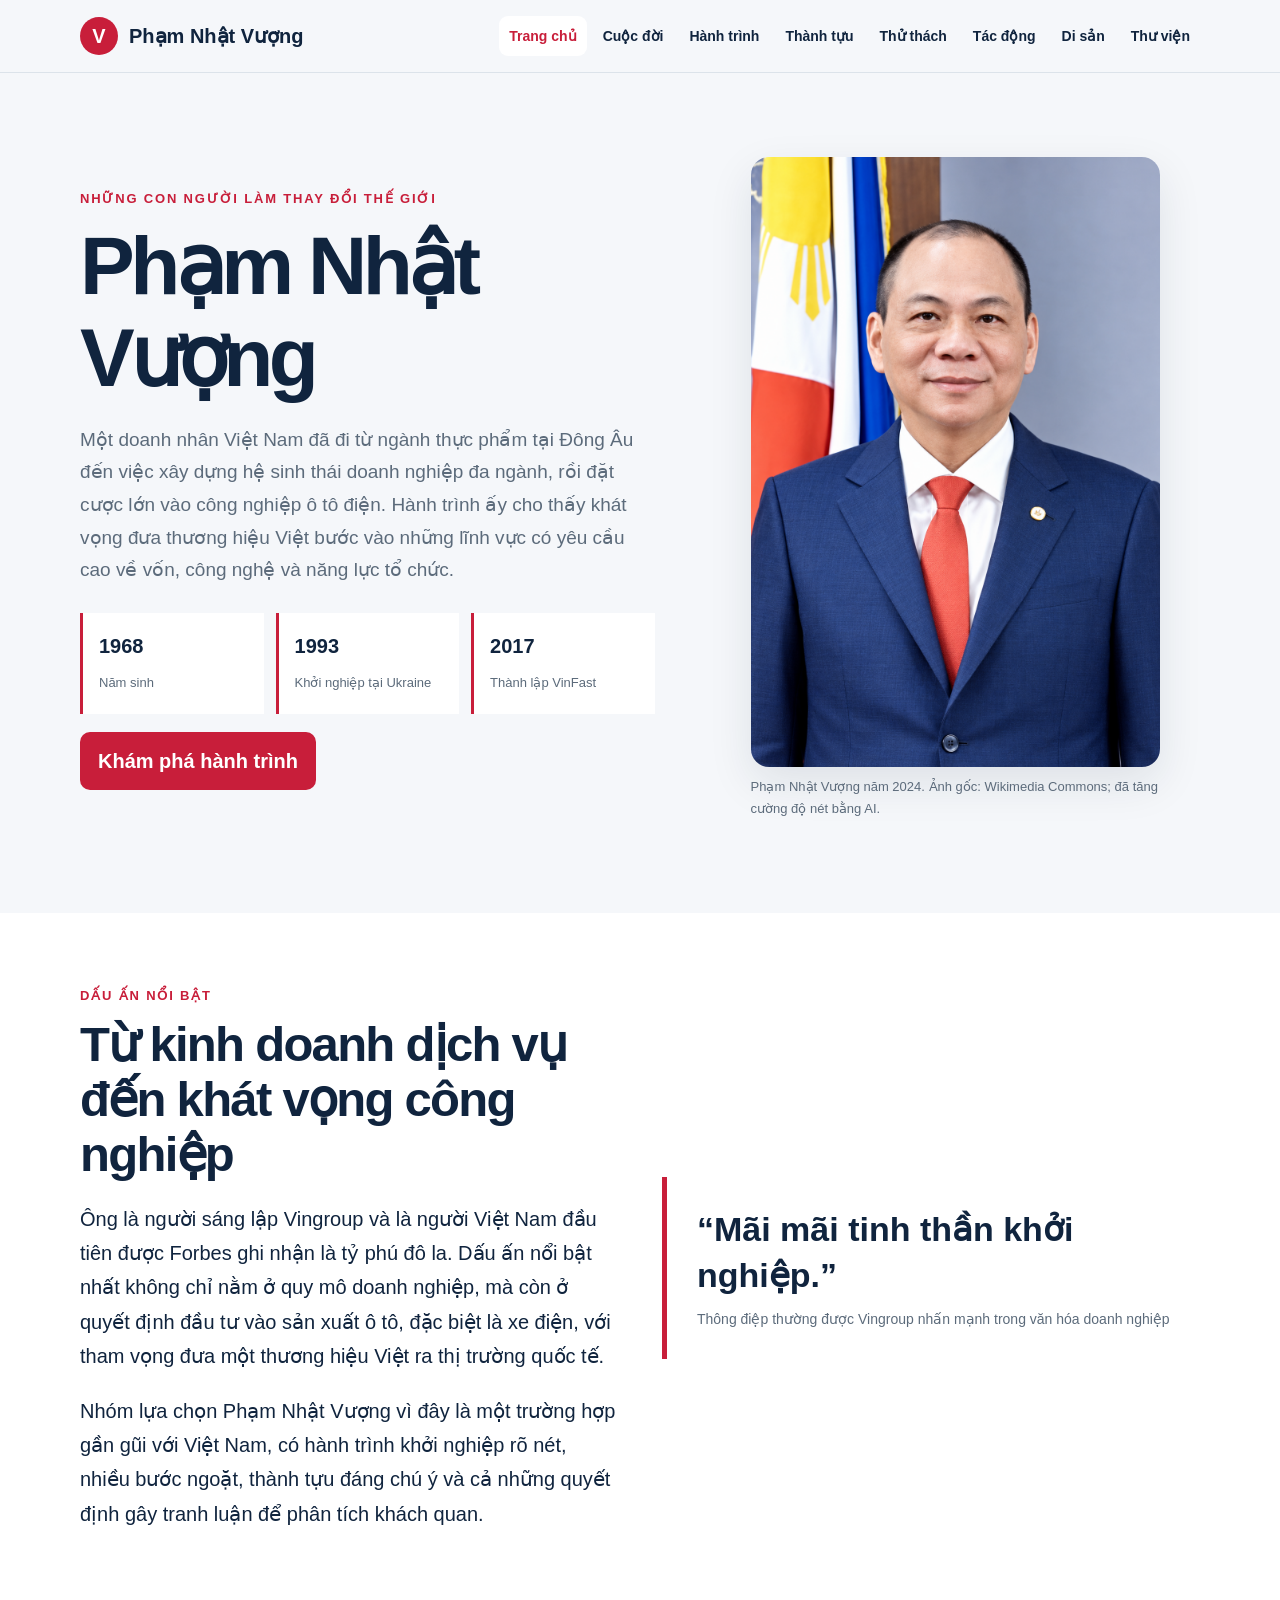
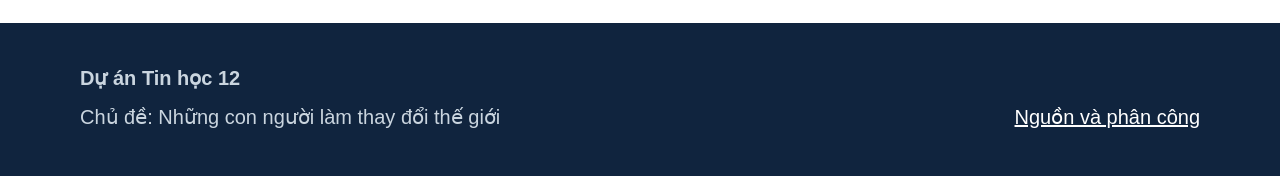
<file: index.html>
<!doctype html>
<html lang="vi">

<head>
    <meta charset="utf-8">
    <meta name="viewport" content="width=device-width,initial-scale=1">
    <meta name="description"
        content="Website học tập về doanh nhân Phạm Nhật Vượng, hành trình khởi nghiệp và tác động đến kinh tế Việt Nam.">
    <title>Phạm Nhật Vượng | Một con người làm thay đổi thế giới</title>
    <link rel="stylesheet" href="style.css">
</head>

<body>
    <header class="site-header">
        <nav class="container nav-wrap" aria-label="Điều hướng chính"><a class="brand" href="index.html"><span
                    class="brand-mark">V</span><span>Phạm Nhật Vượng</span></a>
            <ul class="nav-links">
                <li><a aria-current="page" href="index.html">Trang chủ</a></li>
                <li><a href="cuocdoi.html">Cuộc đời</a></li>
                <li><a href="hanhtrinh.html">Hành trình</a></li>
                <li><a href="thanhtuu.html">Thành tựu</a></li>
                <li><a href="thuthach.html">Thử thách</a></li>
                <li><a href="tacdong.html">Tác động</a></li>
                <li><a href="disan_baihoc.html">Di sản</a></li>
                <li><a href="thuvien_nguon.html">Thư viện</a></li>
            </ul>
        </nav>
    </header>
    <main>
        <section class="hero">
            <div class="container hero-grid">
                <div>
                    <p class="eyebrow">Những con người làm thay đổi thế giới</p>
                    <h1>Phạm Nhật Vượng</h1>
                    <p class="lead">Một doanh nhân Việt Nam đã đi từ ngành thực phẩm tại Đông Âu đến việc xây dựng hệ
                        sinh thái doanh nghiệp đa ngành, rồi đặt cược lớn vào công nghiệp ô tô điện. Hành trình ấy cho
                        thấy khát vọng đưa thương hiệu Việt bước vào những lĩnh vực có yêu cầu cao về vốn, công nghệ và
                        năng lực tổ chức.</p>
                    <div class="quick-facts">
                        <div class="fact"><strong>1968</strong><span>Năm sinh</span></div>
                        <div class="fact"><strong>1993</strong><span>Khởi nghiệp tại Ukraine</span></div>
                        <div class="fact"><strong>2017</strong><span>Thành lập VinFast</span></div>
                    </div><a class="button" href="hanhtrinh.html">Khám phá hành trình</a>
                </div>
                <figure class="hero-portrait"><img src="./images/pham-nhat-vuong-hd.png"
                        alt="Chân dung doanh nhân Phạm Nhật Vượng" width="1024" height="1536">
                    <figcaption class="caption">Phạm Nhật Vượng năm 2024. Ảnh gốc: Wikimedia Commons; đã tăng cường độ
                        nét bằng AI.</figcaption>
                </figure>
            </div>
        </section>
        <section class="white-section">
            <div class="container split">
                <div>
                    <p class="eyebrow">Dấu ấn nổi bật</p>
                    <h2>Từ kinh doanh dịch vụ đến khát vọng công nghiệp</h2>
                    <p>Ông là người sáng lập Vingroup và là người Việt Nam đầu tiên được Forbes ghi nhận là tỷ phú đô
                        la. Dấu ấn nổi bật nhất không chỉ nằm ở quy mô doanh nghiệp, mà còn ở quyết định đầu tư vào sản
                        xuất ô tô, đặc biệt là xe điện, với tham vọng đưa một thương hiệu Việt ra thị trường quốc tế.
                    </p>
                    <p>Nhóm lựa chọn Phạm Nhật Vượng vì đây là một trường hợp gần gũi với Việt Nam, có hành trình khởi
                        nghiệp rõ nét, nhiều bước ngoặt, thành tựu đáng chú ý và cả những quyết định gây tranh luận để
                        phân tích khách quan.</p>
                </div>
                <blockquote class="quote">“Mãi mãi tinh thần khởi nghiệp.”<cite>Thông điệp thường được Vingroup nhấn
                        mạnh trong văn hóa doanh nghiệp</cite></blockquote>
            </div>
        </section>
    </main>
    <footer class="site-footer">
        <div class="container footer-grid">
            <div><strong>Dự án Tin học 12</strong>
                <p>Chủ đề: Những con người làm thay đổi thế giới</p>
            </div>
            <p><a href="thuvien_nguon.html">Nguồn và phân công</a></p>
        </div>
    </footer>
</body>

</html>
</file>
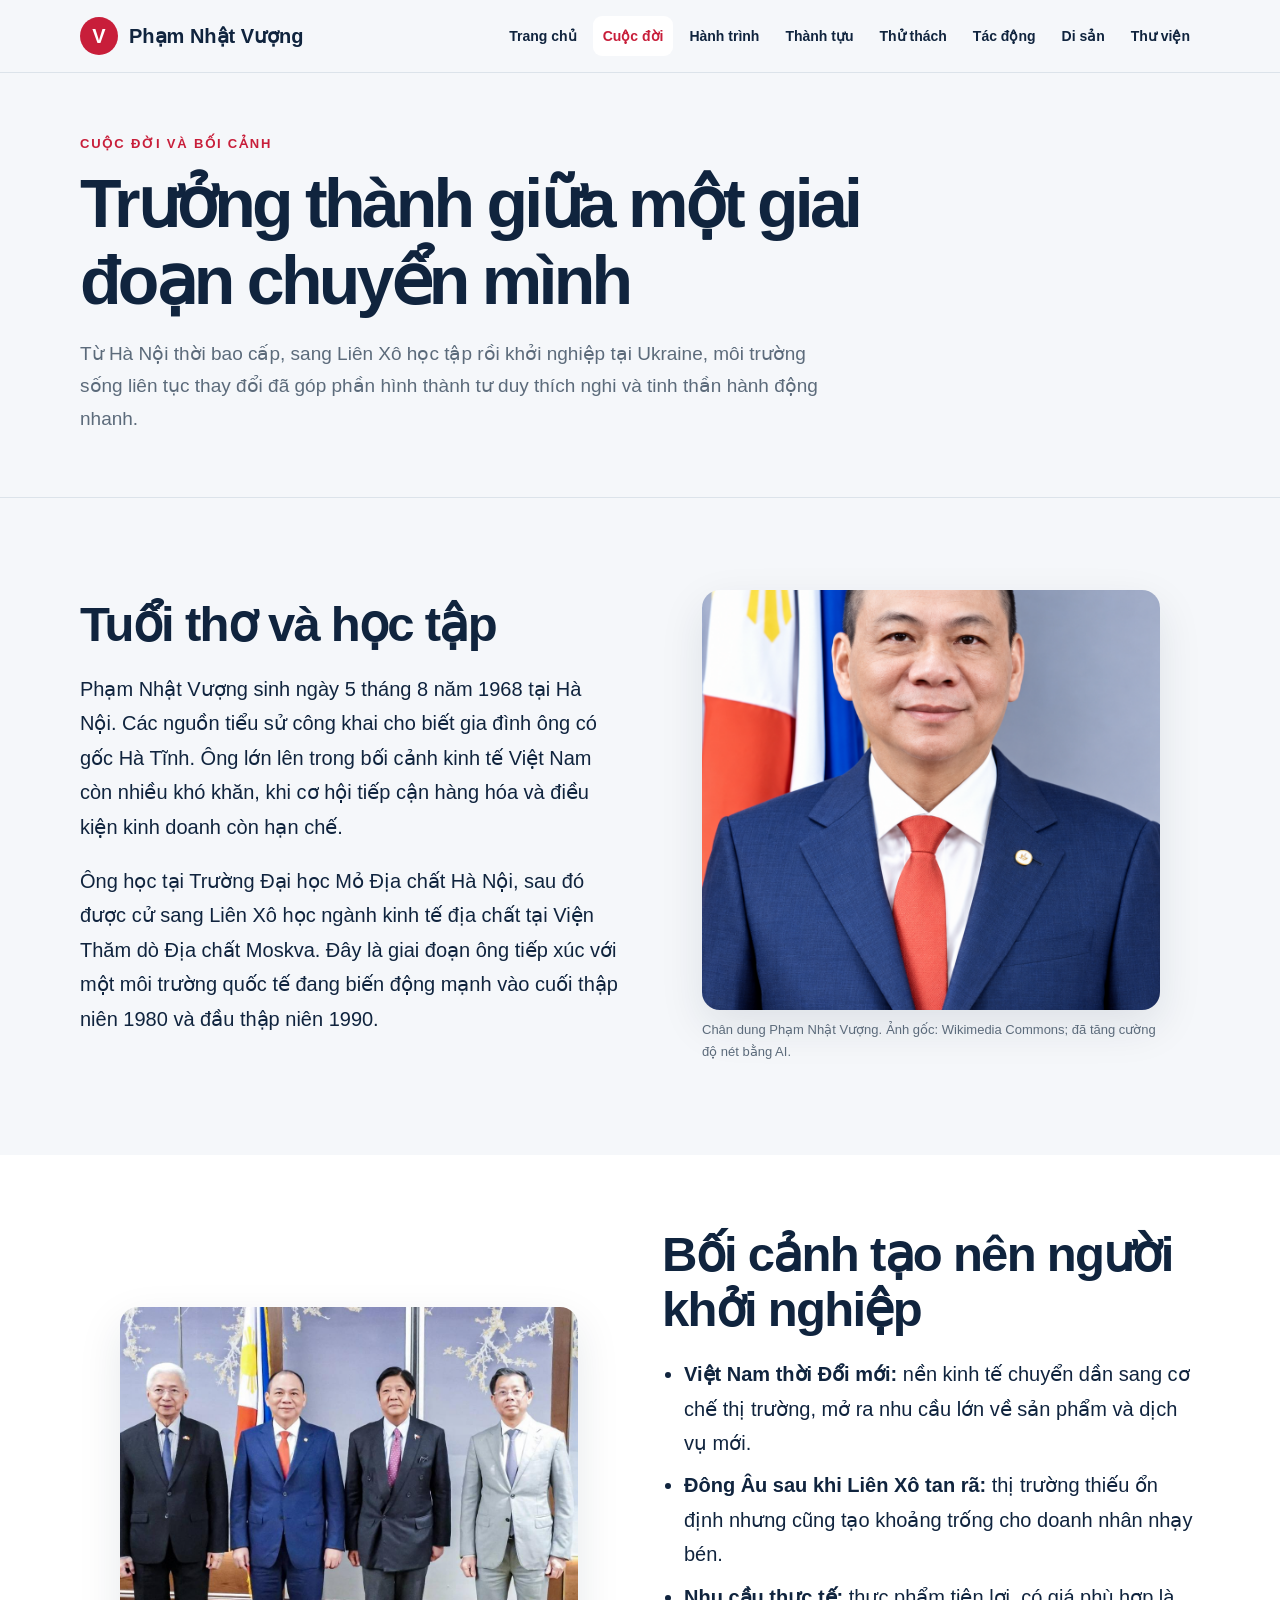
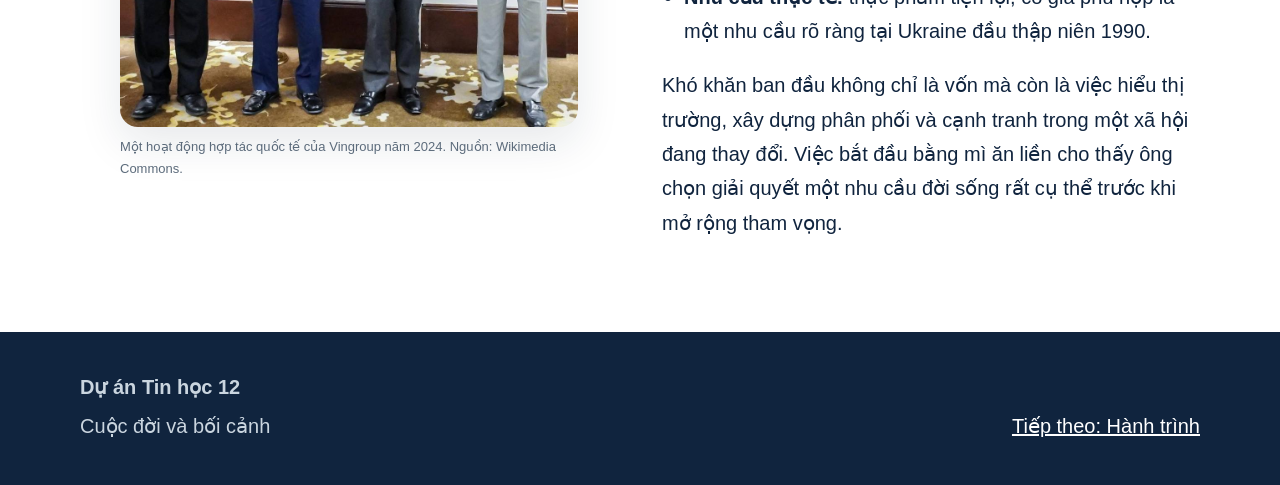
<file: cuocdoi.html>
<!doctype html>
<html lang="vi">

<head>
    <meta charset="utf-8">
    <meta name="viewport" content="width=device-width,initial-scale=1">
    <title>Cuộc đời và bối cảnh | Phạm Nhật Vượng</title>
    <link rel="stylesheet" href="style.css">
</head>

<body>
    <header class="site-header">
        <nav class="container nav-wrap" aria-label="Điều hướng chính"><a class="brand" href="index.html"><span
                    class="brand-mark">V</span><span>Phạm Nhật Vượng</span></a>
            <ul class="nav-links">
                <li><a href="index.html">Trang chủ</a></li>
                <li><a aria-current="page" href="cuocdoi.html">Cuộc đời</a></li>
                <li><a href="hanhtrinh.html">Hành trình</a></li>
                <li><a href="thanhtuu.html">Thành tựu</a></li>
                <li><a href="thuthach.html">Thử thách</a></li>
                <li><a href="tacdong.html">Tác động</a></li>
                <li><a href="disan_baihoc.html">Di sản</a></li>
                <li><a href="thuvien_nguon.html">Thư viện</a></li>
            </ul>
        </nav>
    </header>
    <main>
        <div class="page-hero">
            <div class="container">
                <p class="eyebrow">Cuộc đời và bối cảnh</p>
                <h1>Trưởng thành giữa một giai đoạn chuyển mình</h1>
                <p class="lead">Từ Hà Nội thời bao cấp, sang Liên Xô học tập rồi khởi nghiệp tại Ukraine, môi trường
                    sống liên tục thay đổi đã góp phần hình thành tư duy thích nghi và tinh thần hành động nhanh.</p>
            </div>
        </div>
        <section>
            <div class="container split">
                <div>
                    <h2>Tuổi thơ và học tập</h2>
                    <p>Phạm Nhật Vượng sinh ngày 5 tháng 8 năm 1968 tại Hà Nội. Các nguồn tiểu sử công khai cho biết gia
                        đình ông có gốc Hà Tĩnh. Ông lớn lên trong bối cảnh kinh tế Việt Nam còn nhiều khó khăn, khi cơ
                        hội tiếp cận hàng hóa và điều kiện kinh doanh còn hạn chế.</p>
                    <p>Ông học tại Trường Đại học Mỏ Địa chất Hà Nội, sau đó được cử sang Liên Xô học ngành kinh tế địa
                        chất tại Viện Thăm dò Địa chất Moskva. Đây là giai đoạn ông tiếp xúc với một môi trường quốc tế
                        đang biến động mạnh vào cuối thập niên 1980 và đầu thập niên 1990.</p>
                </div>
                <figure><img src="./images/pham-nhat-vuong-hd.png" alt="Phạm Nhật Vượng trong một cuộc gặp năm 2024">
                    <figcaption class="caption">Chân dung Phạm Nhật Vượng. Ảnh gốc: Wikimedia Commons; đã tăng cường độ
                        nét bằng AI.</figcaption>
                </figure>
            </div>
        </section>
        <section class="white-section">
            <div class="container split">
                <figure><img src="images/hop-tac-quoc-te.jpg" alt="Phạm Nhật Vượng trong buổi làm việc quốc tế">
                    <figcaption class="caption">Một hoạt động hợp tác quốc tế của Vingroup năm 2024. Nguồn: Wikimedia
                        Commons.</figcaption>
                </figure>
                <div>
                    <h2>Bối cảnh tạo nên người khởi nghiệp</h2>
                    <ul class="list-clean">
                        <li><strong>Việt Nam thời Đổi mới:</strong> nền kinh tế chuyển dần sang cơ chế thị trường, mở ra
                            nhu cầu lớn về sản phẩm và dịch vụ mới.</li>
                        <li><strong>Đông Âu sau khi Liên Xô tan rã:</strong> thị trường thiếu ổn định nhưng cũng tạo
                            khoảng trống cho doanh nhân nhạy bén.</li>
                        <li><strong>Nhu cầu thực tế:</strong> thực phẩm tiện lợi, có giá phù hợp là một nhu cầu rõ ràng
                            tại Ukraine đầu thập niên 1990.</li>
                    </ul>
                    <p>Khó khăn ban đầu không chỉ là vốn mà còn là việc hiểu thị trường, xây dựng phân phối và cạnh
                        tranh trong một xã hội đang thay đổi. Việc bắt đầu bằng mì ăn liền cho thấy ông chọn giải quyết
                        một nhu cầu đời sống rất cụ thể trước khi mở rộng tham vọng.</p>
                </div>
            </div>
        </section>
    </main>
    <footer class="site-footer">
        <div class="container footer-grid">
            <div><strong>Dự án Tin học 12</strong>
                <p>Cuộc đời và bối cảnh</p>
            </div>
            <p><a href="hanhtrinh.html">Tiếp theo: Hành trình</a></p>
        </div>
    </footer>
</body>

</html>
</file>
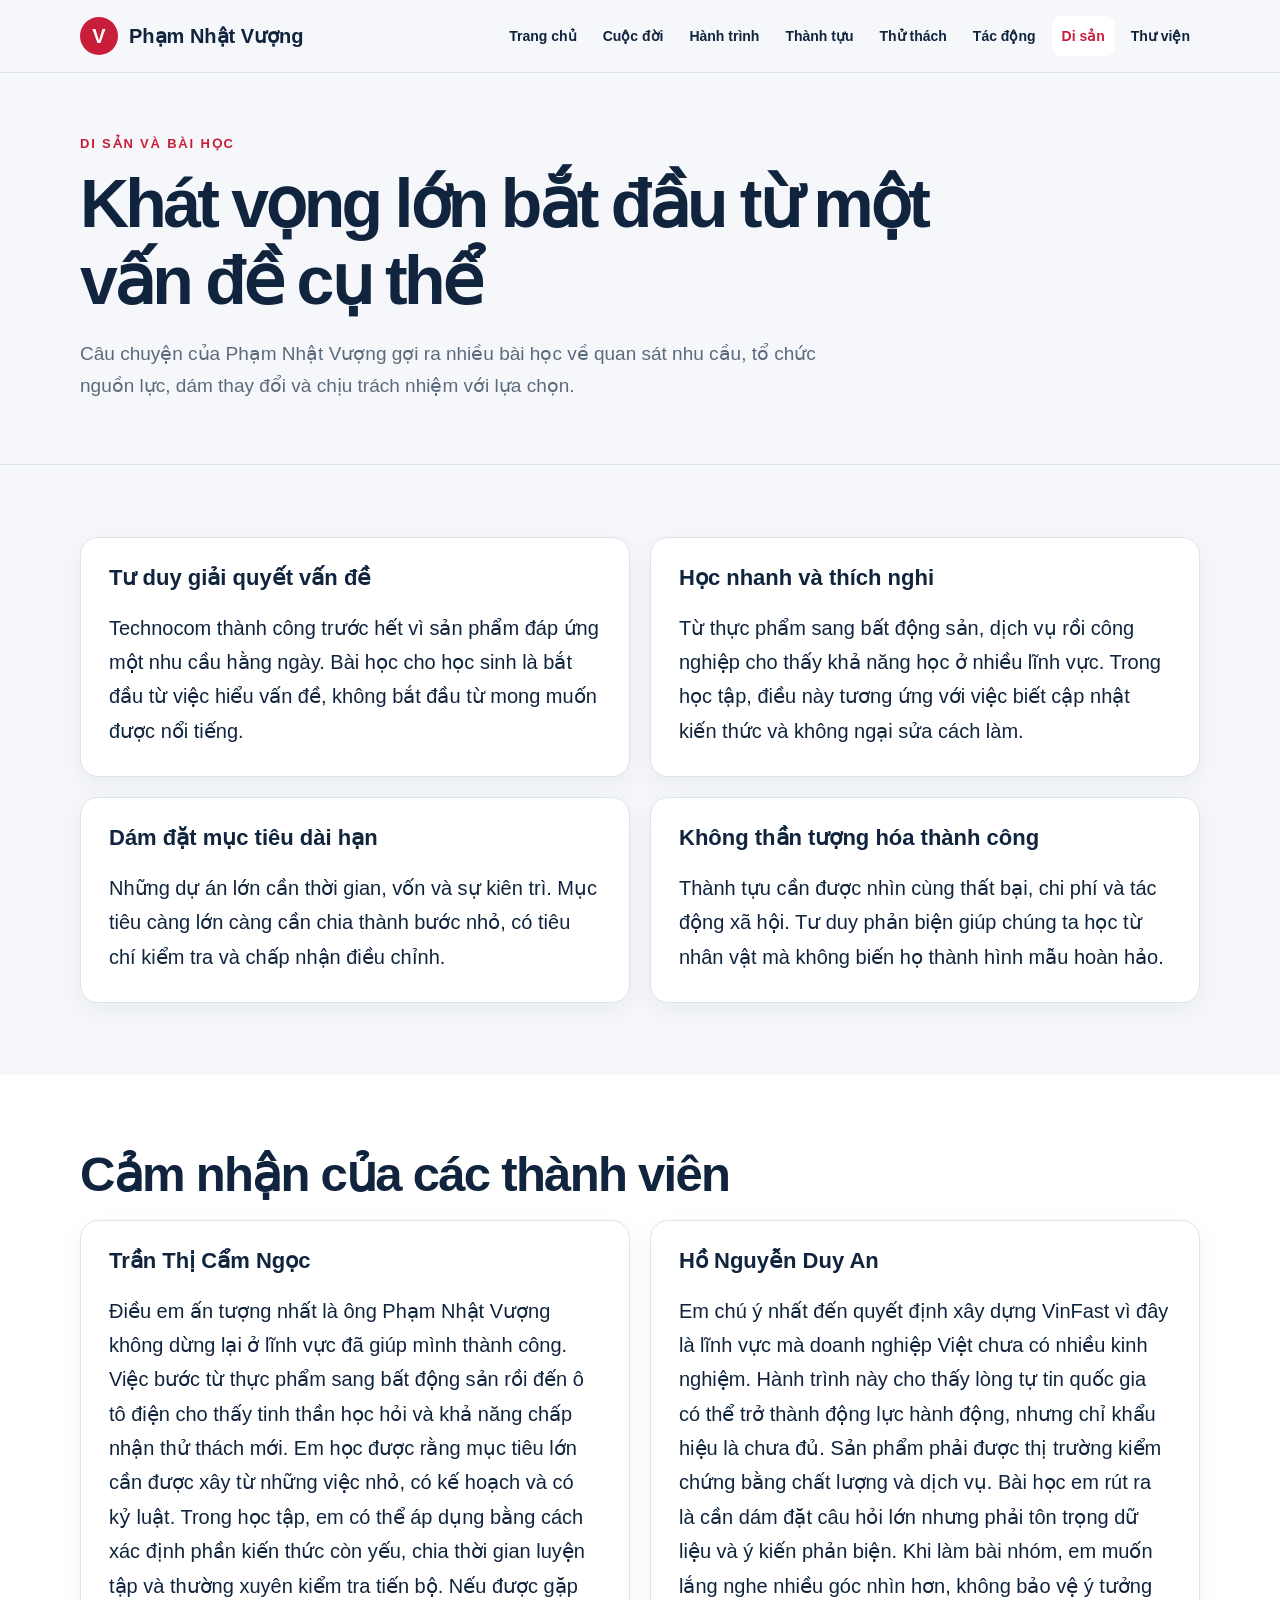
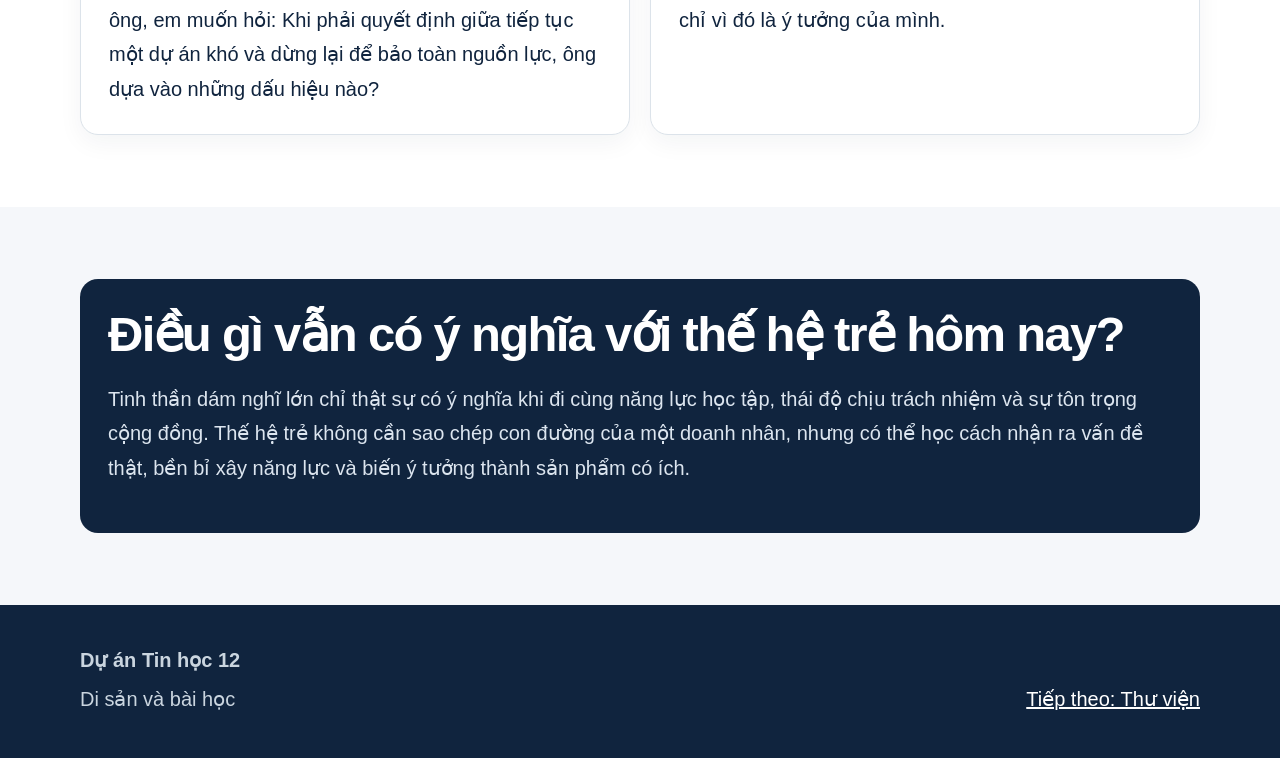
<file: disan_baihoc.html>
<!doctype html>
<html lang="vi">

<head>
    <meta charset="utf-8">
    <meta name="viewport" content="width=device-width,initial-scale=1">
    <title>Di sản và bài học | Phạm Nhật Vượng</title>
    <link rel="stylesheet" href="style.css">
</head>

<body>
    <header class="site-header">
        <nav class="container nav-wrap"><a class="brand" href="index.html"><span class="brand-mark">V</span><span>Phạm
                    Nhật Vượng</span></a>
            <ul class="nav-links">
                <li><a href="index.html">Trang chủ</a></li>
                <li><a href="cuocdoi.html">Cuộc đời</a></li>
                <li><a href="hanhtrinh.html">Hành trình</a></li>
                <li><a href="thanhtuu.html">Thành tựu</a></li>
                <li><a href="thuthach.html">Thử thách</a></li>
                <li><a href="tacdong.html">Tác động</a></li>
                <li><a aria-current="page" href="disan_baihoc.html">Di sản</a></li>
                <li><a href="thuvien_nguon.html">Thư viện</a></li>
            </ul>
        </nav>
    </header>
    <main>
        <div class="page-hero">
            <div class="container">
                <p class="eyebrow">Di sản và bài học</p>
                <h1>Khát vọng lớn bắt đầu từ một vấn đề cụ thể</h1>
                <p class="lead">Câu chuyện của Phạm Nhật Vượng gợi ra nhiều bài học về quan sát nhu cầu, tổ chức nguồn
                    lực, dám thay đổi và chịu trách nhiệm với lựa chọn.</p>
            </div>
        </div>
        <section>
            <div class="container cards">
                <article class="card">
                    <h3>Tư duy giải quyết vấn đề</h3>
                    <p>Technocom thành công trước hết vì sản phẩm đáp ứng một nhu cầu hằng ngày. Bài học cho học sinh là
                        bắt đầu từ việc hiểu vấn đề, không bắt đầu từ mong muốn được nổi tiếng.</p>
                </article>
                <article class="card">
                    <h3>Học nhanh và thích nghi</h3>
                    <p>Từ thực phẩm sang bất động sản, dịch vụ rồi công nghiệp cho thấy khả năng học ở nhiều lĩnh vực.
                        Trong học tập, điều này tương ứng với việc biết cập nhật kiến thức và không ngại sửa cách làm.
                    </p>
                </article>
                <article class="card">
                    <h3>Dám đặt mục tiêu dài hạn</h3>
                    <p>Những dự án lớn cần thời gian, vốn và sự kiên trì. Mục tiêu càng lớn càng cần chia thành bước
                        nhỏ, có tiêu chí kiểm tra và chấp nhận điều chỉnh.</p>
                </article>
                <article class="card">
                    <h3>Không thần tượng hóa thành công</h3>
                    <p>Thành tựu cần được nhìn cùng thất bại, chi phí và tác động xã hội. Tư duy phản biện giúp chúng ta
                        học từ nhân vật mà không biến họ thành hình mẫu hoàn hảo.</p>
                </article>
            </div>
        </section>
        <section class="white-section">
            <div class="container">
                <h2>Cảm nhận của các thành viên</h2>
                <div class="cards">
                    <article class="card">
                        <h3>Trần Thị Cẩm Ngọc</h3>
                        <p>Điều em ấn tượng nhất là ông Phạm Nhật Vượng không dừng lại ở lĩnh vực đã giúp mình thành
                            công. Việc bước từ thực phẩm sang bất động sản rồi đến ô tô điện cho thấy tinh thần học hỏi
                            và khả năng chấp nhận thử thách mới. Em học được rằng mục tiêu lớn cần được xây từ những
                            việc nhỏ, có kế hoạch và có kỷ luật. Trong học tập, em có thể áp dụng bằng cách xác định
                            phần kiến thức còn yếu, chia thời gian luyện tập và thường xuyên kiểm tra tiến bộ. Nếu được
                            gặp ông, em muốn hỏi: Khi phải quyết định giữa tiếp tục một dự án khó và dừng lại để bảo
                            toàn nguồn lực, ông dựa vào những dấu hiệu nào?</p>
                    </article>
                    <article class="card">
                        <h3>Hồ Nguyễn Duy An</h3>
                        <p>Em chú ý nhất đến quyết định xây dựng VinFast vì đây là lĩnh vực mà doanh nghiệp Việt chưa có
                            nhiều kinh nghiệm. Hành trình này cho thấy lòng tự tin quốc gia có thể trở thành động lực
                            hành động, nhưng chỉ khẩu hiệu là chưa đủ. Sản phẩm phải được thị trường kiểm chứng bằng
                            chất lượng và dịch vụ. Bài học em rút ra là cần dám đặt câu hỏi lớn nhưng phải tôn trọng dữ
                            liệu và ý kiến phản biện. Khi làm bài nhóm, em muốn lắng nghe nhiều góc nhìn hơn, không bảo
                            vệ ý tưởng chỉ vì đó là ý tưởng của mình.</p>
                    </article>
                </div>
            </div>
        </section>
        <section>
            <div class="container highlight">
                <h2>Điều gì vẫn có ý nghĩa với thế hệ trẻ hôm nay?</h2>
                <p>Tinh thần dám nghĩ lớn chỉ thật sự có ý nghĩa khi đi cùng năng lực học tập, thái độ chịu trách nhiệm
                    và sự tôn trọng cộng đồng. Thế hệ trẻ không cần sao chép con đường của một doanh nhân, nhưng có thể
                    học cách nhận ra vấn đề thật, bền bỉ xây năng lực và biến ý tưởng thành sản phẩm có ích.</p>
            </div>
        </section>
    </main>
    <footer class="site-footer">
        <div class="container footer-grid">
            <div><strong>Dự án Tin học 12</strong>
                <p>Di sản và bài học</p>
            </div>
            <p><a href="thuvien_nguon.html">Tiếp theo: Thư viện</a></p>
        </div>
    </footer>
</body>

</html>
</file>
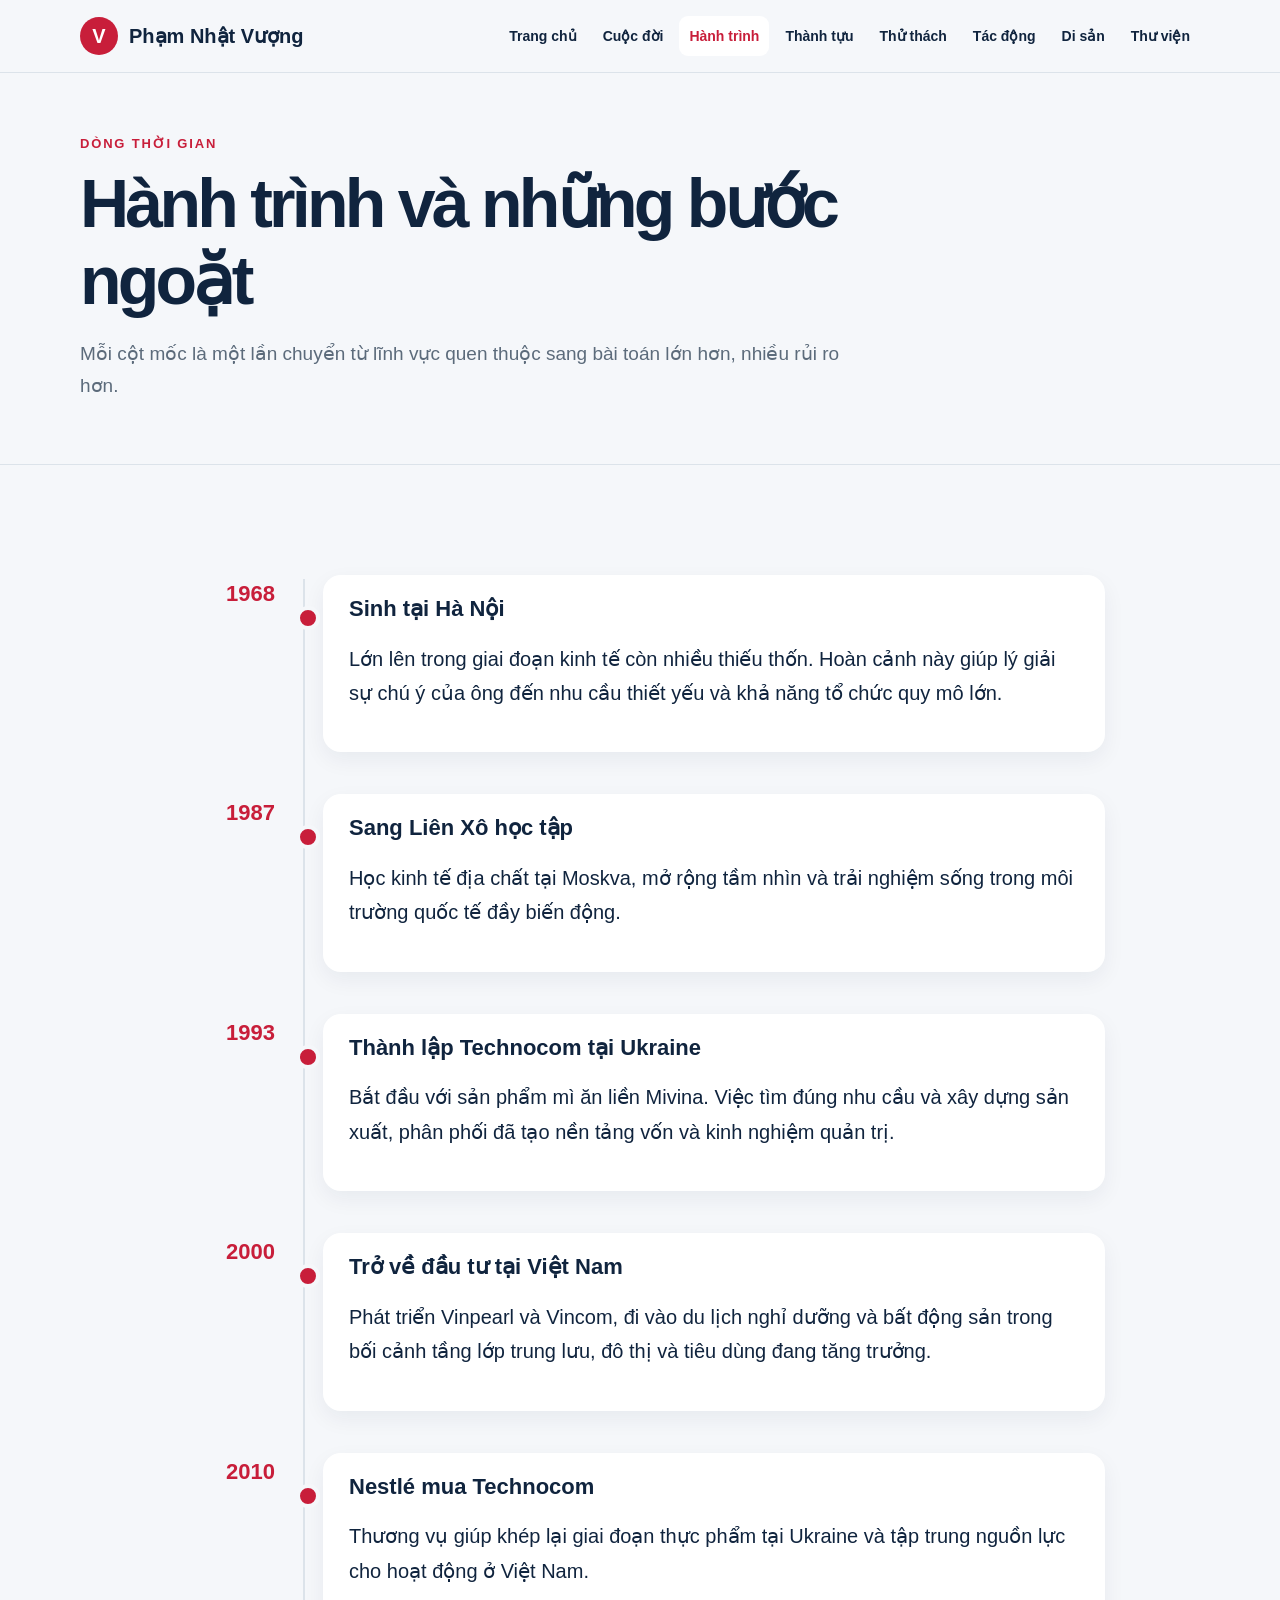
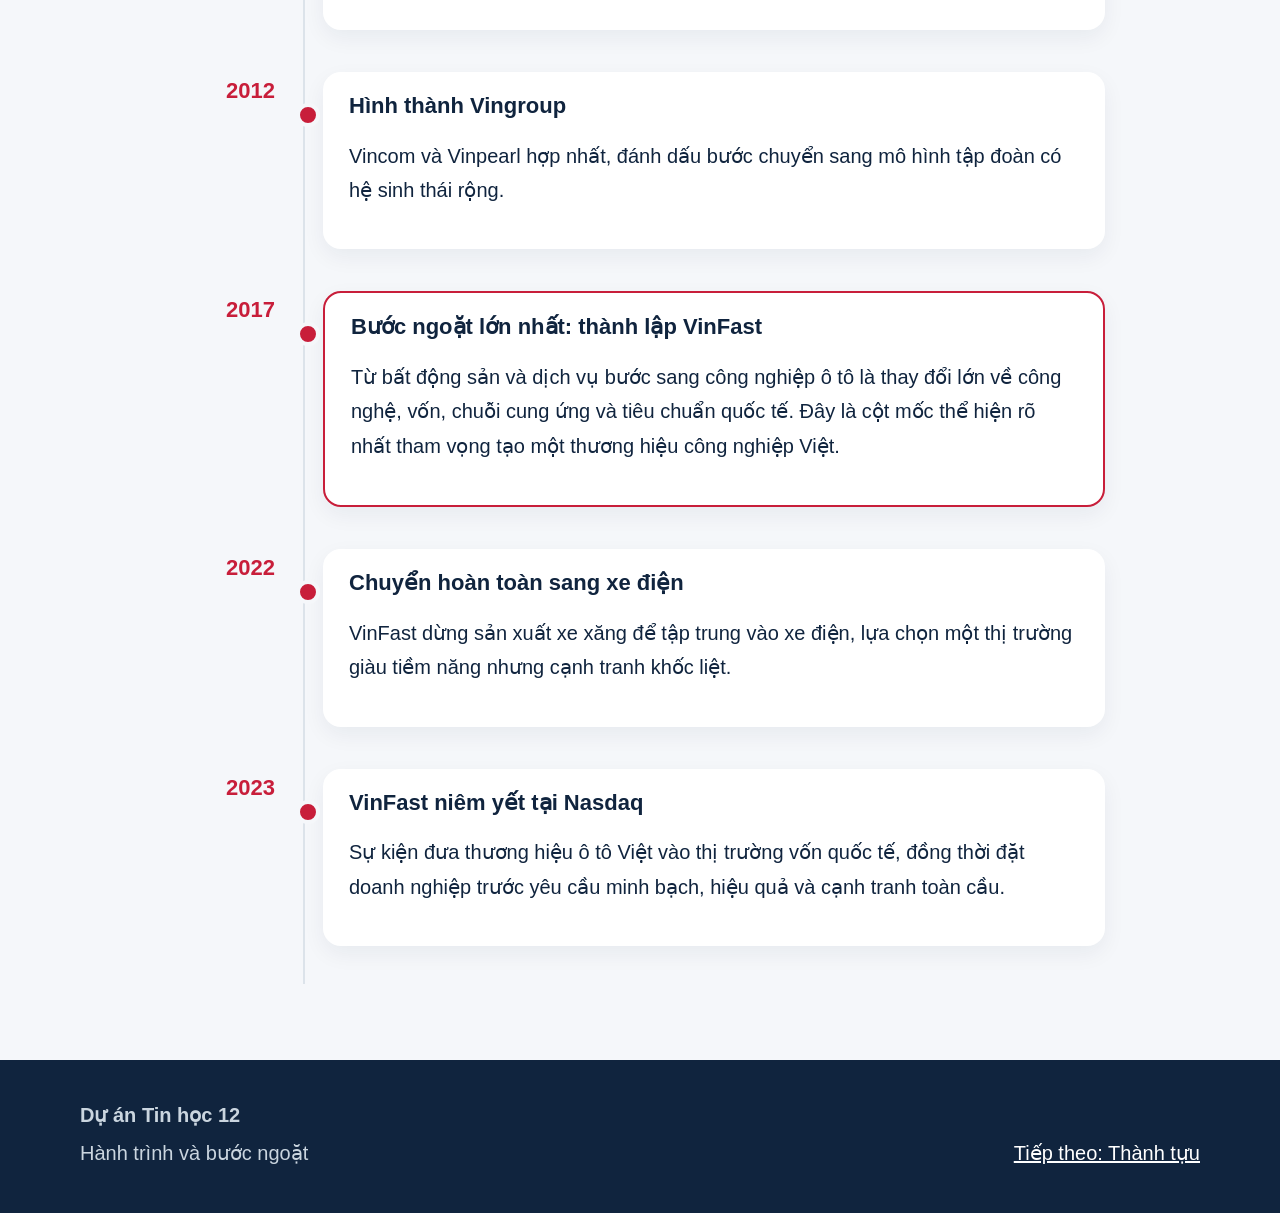
<file: hanhtrinh.html>
<!doctype html>
<html lang="vi">

<head>
    <meta charset="utf-8">
    <meta name="viewport" content="width=device-width,initial-scale=1">
    <title>Hành trình và bước ngoặt | Phạm Nhật Vượng</title>
    <link rel="stylesheet" href="style.css">
</head>

<body>
    <header class="site-header">
        <nav class="container nav-wrap"><a class="brand" href="index.html"><span class="brand-mark">V</span><span>Phạm
                    Nhật Vượng</span></a>
            <ul class="nav-links">
                <li><a href="index.html">Trang chủ</a></li>
                <li><a href="cuocdoi.html">Cuộc đời</a></li>
                <li><a aria-current="page" href="hanhtrinh.html">Hành trình</a></li>
                <li><a href="thanhtuu.html">Thành tựu</a></li>
                <li><a href="thuthach.html">Thử thách</a></li>
                <li><a href="tacdong.html">Tác động</a></li>
                <li><a href="disan_baihoc.html">Di sản</a></li>
                <li><a href="thuvien_nguon.html">Thư viện</a></li>
            </ul>
        </nav>
    </header>
    <main>
        <div class="page-hero">
            <div class="container">
                <p class="eyebrow">Dòng thời gian</p>
                <h1>Hành trình và những bước ngoặt</h1>
                <p class="lead">Mỗi cột mốc là một lần chuyển từ lĩnh vực quen thuộc sang bài toán lớn hơn, nhiều rủi ro
                    hơn.</p>
            </div>
        </div>
        <section>
            <div class="container">
                <div class="timeline">
                    <article class="timeline-item">
                        <div class="timeline-year">1968</div>
                        <div class="timeline-body">
                            <h3>Sinh tại Hà Nội</h3>
                            <p>Lớn lên trong giai đoạn kinh tế còn nhiều thiếu thốn. Hoàn cảnh này giúp lý giải sự chú ý
                                của ông đến nhu cầu thiết yếu và khả năng tổ chức quy mô lớn.</p>
                        </div>
                    </article>
                    <article class="timeline-item">
                        <div class="timeline-year">1987</div>
                        <div class="timeline-body">
                            <h3>Sang Liên Xô học tập</h3>
                            <p>Học kinh tế địa chất tại Moskva, mở rộng tầm nhìn và trải nghiệm sống trong môi trường
                                quốc tế đầy biến động.</p>
                        </div>
                    </article>
                    <article class="timeline-item">
                        <div class="timeline-year">1993</div>
                        <div class="timeline-body">
                            <h3>Thành lập Technocom tại Ukraine</h3>
                            <p>Bắt đầu với sản phẩm mì ăn liền Mivina. Việc tìm đúng nhu cầu và xây dựng sản xuất, phân
                                phối đã tạo nền tảng vốn và kinh nghiệm quản trị.</p>
                        </div>
                    </article>
                    <article class="timeline-item">
                        <div class="timeline-year">2000</div>
                        <div class="timeline-body">
                            <h3>Trở về đầu tư tại Việt Nam</h3>
                            <p>Phát triển Vinpearl và Vincom, đi vào du lịch nghỉ dưỡng và bất động sản trong bối cảnh
                                tầng lớp trung lưu, đô thị và tiêu dùng đang tăng trưởng.</p>
                        </div>
                    </article>
                    <article class="timeline-item">
                        <div class="timeline-year">2010</div>
                        <div class="timeline-body">
                            <h3>Nestlé mua Technocom</h3>
                            <p>Thương vụ giúp khép lại giai đoạn thực phẩm tại Ukraine và tập trung nguồn lực cho hoạt
                                động ở Việt Nam.</p>
                        </div>
                    </article>
                    <article class="timeline-item">
                        <div class="timeline-year">2012</div>
                        <div class="timeline-body">
                            <h3>Hình thành Vingroup</h3>
                            <p>Vincom và Vinpearl hợp nhất, đánh dấu bước chuyển sang mô hình tập đoàn có hệ sinh thái
                                rộng.</p>
                        </div>
                    </article>
                    <article class="timeline-item">
                        <div class="timeline-year">2017</div>
                        <div class="timeline-body turning">
                            <h3>Bước ngoặt lớn nhất: thành lập VinFast</h3>
                            <p>Từ bất động sản và dịch vụ bước sang công nghiệp ô tô là thay đổi lớn về công nghệ, vốn,
                                chuỗi cung ứng và tiêu chuẩn quốc tế. Đây là cột mốc thể hiện rõ nhất tham vọng tạo một
                                thương hiệu công nghiệp Việt.</p>
                        </div>
                    </article>
                    <article class="timeline-item">
                        <div class="timeline-year">2022</div>
                        <div class="timeline-body">
                            <h3>Chuyển hoàn toàn sang xe điện</h3>
                            <p>VinFast dừng sản xuất xe xăng để tập trung vào xe điện, lựa chọn một thị trường giàu tiềm
                                năng nhưng cạnh tranh khốc liệt.</p>
                        </div>
                    </article>
                    <article class="timeline-item">
                        <div class="timeline-year">2023</div>
                        <div class="timeline-body">
                            <h3>VinFast niêm yết tại Nasdaq</h3>
                            <p>Sự kiện đưa thương hiệu ô tô Việt vào thị trường vốn quốc tế, đồng thời đặt doanh nghiệp
                                trước yêu cầu minh bạch, hiệu quả và cạnh tranh toàn cầu.</p>
                        </div>
                    </article>
                </div>
            </div>
        </section>
    </main>
    <footer class="site-footer">
        <div class="container footer-grid">
            <div><strong>Dự án Tin học 12</strong>
                <p>Hành trình và bước ngoặt</p>
            </div>
            <p><a href="thanhtuu.html">Tiếp theo: Thành tựu</a></p>
        </div>
    </footer>
</body>

</html>
</file>
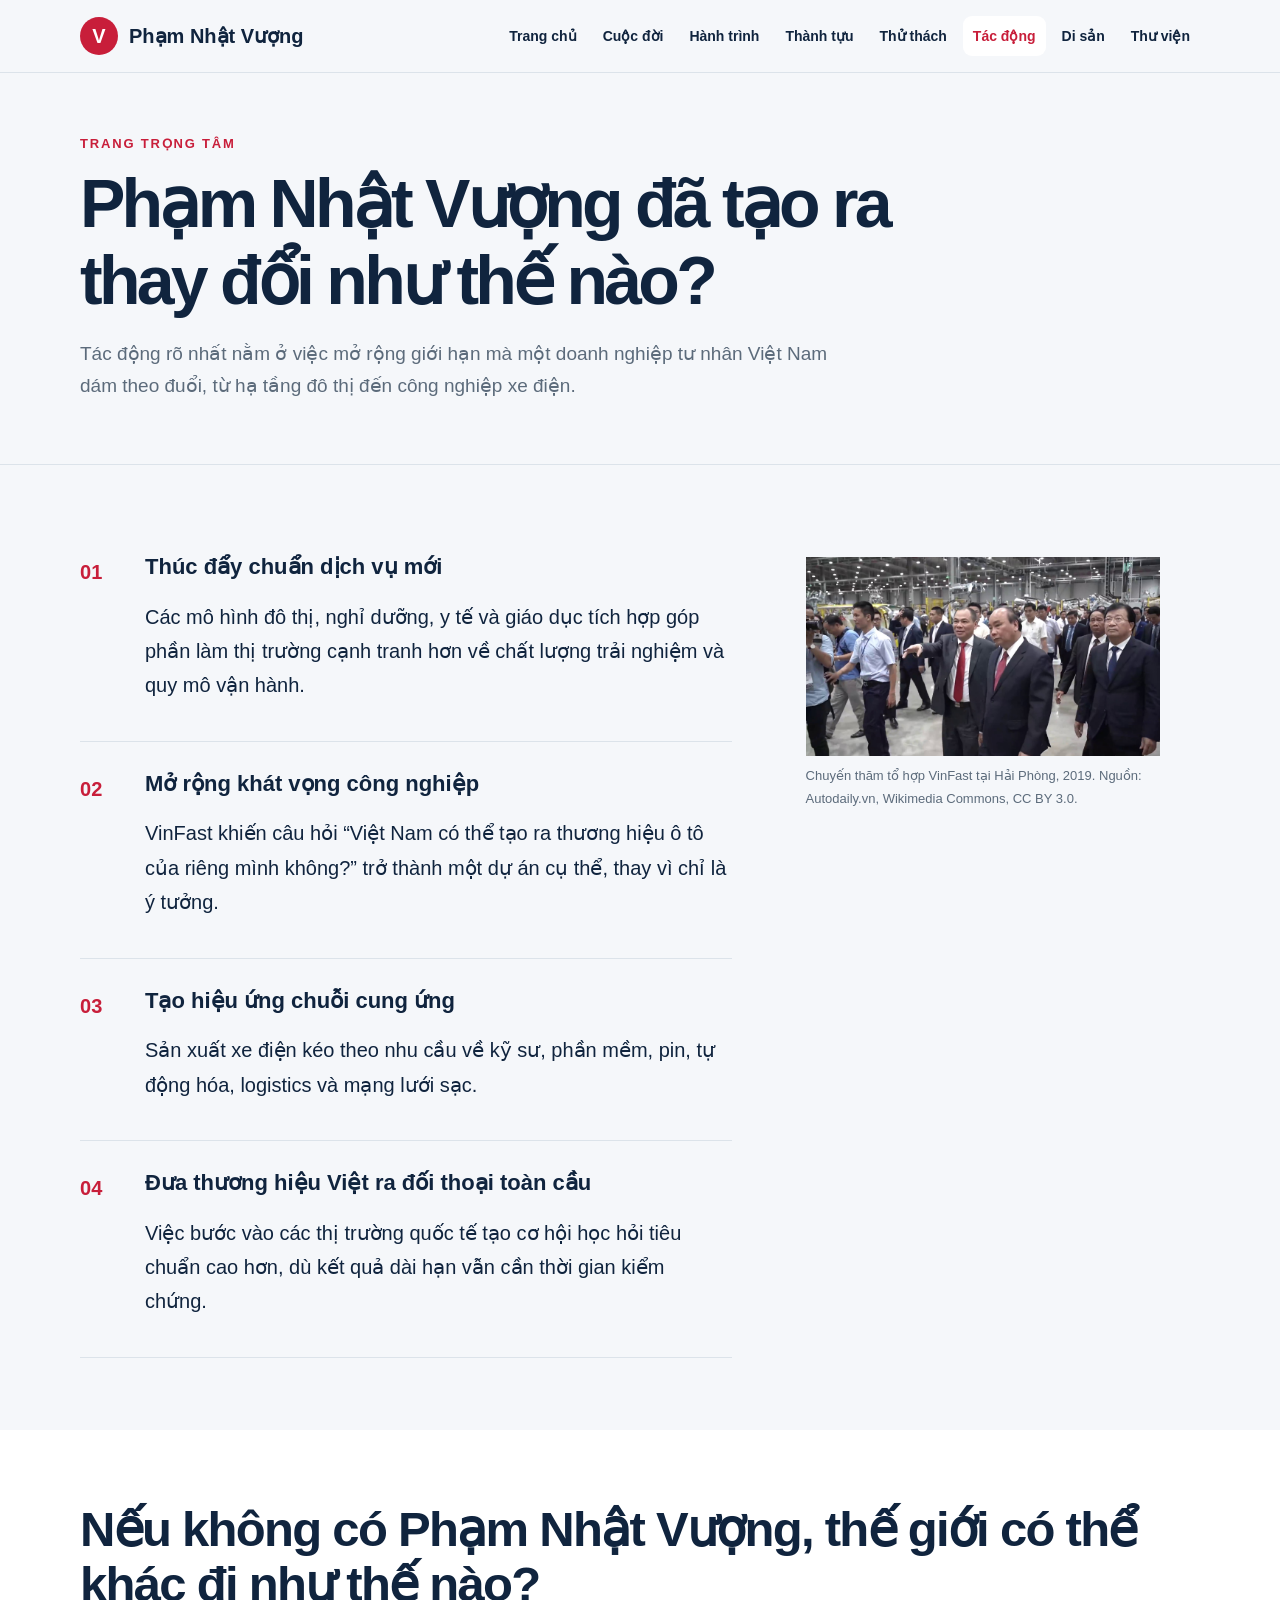
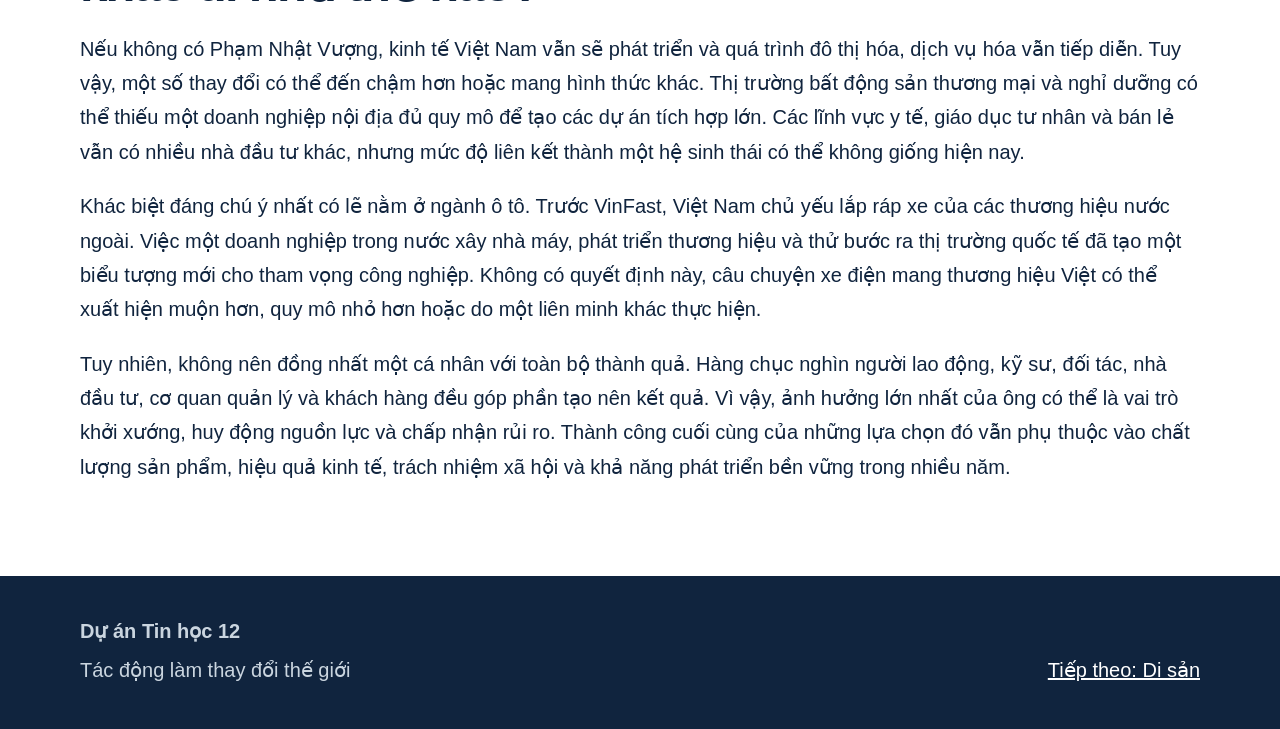
<file: tacdong.html>
<!doctype html>
<html lang="vi">

<head>
    <meta charset="utf-8">
    <meta name="viewport" content="width=device-width,initial-scale=1">
    <title>Tác động | Phạm Nhật Vượng</title>
    <link rel="stylesheet" href="style.css">
</head>

<body>
    <header class="site-header">
        <nav class="container nav-wrap"><a class="brand" href="index.html"><span class="brand-mark">V</span><span>Phạm
                    Nhật Vượng</span></a>
            <ul class="nav-links">
                <li><a href="index.html">Trang chủ</a></li>
                <li><a href="cuocdoi.html">Cuộc đời</a></li>
                <li><a href="hanhtrinh.html">Hành trình</a></li>
                <li><a href="thanhtuu.html">Thành tựu</a></li>
                <li><a href="thuthach.html">Thử thách</a></li>
                <li><a aria-current="page" href="tacdong.html">Tác động</a></li>
                <li><a href="disan_baihoc.html">Di sản</a></li>
                <li><a href="thuvien_nguon.html">Thư viện</a></li>
            </ul>
        </nav>
    </header>
    <main>
        <div class="page-hero">
            <div class="container">
                <p class="eyebrow">Trang trọng tâm</p>
                <h1>Phạm Nhật Vượng đã tạo ra thay đổi như thế nào?</h1>
                <p class="lead">Tác động rõ nhất nằm ở việc mở rộng giới hạn mà một doanh nghiệp tư nhân Việt Nam dám
                    theo đuổi, từ hạ tầng đô thị đến công nghiệp xe điện.</p>
            </div>
        </div>
        <section>
            <div class="container impact-grid">
                <div class="number-list">
                    <div class="number-item">
                        <div>
                            <h3>Thúc đẩy chuẩn dịch vụ mới</h3>
                            <p>Các mô hình đô thị, nghỉ dưỡng, y tế và giáo dục tích hợp góp phần làm thị trường cạnh
                                tranh hơn về chất lượng trải nghiệm và quy mô vận hành.</p>
                        </div>
                    </div>
                    <div class="number-item">
                        <div>
                            <h3>Mở rộng khát vọng công nghiệp</h3>
                            <p>VinFast khiến câu hỏi “Việt Nam có thể tạo ra thương hiệu ô tô của riêng mình không?” trở
                                thành một dự án cụ thể, thay vì chỉ là ý tưởng.</p>
                        </div>
                    </div>
                    <div class="number-item">
                        <div>
                            <h3>Tạo hiệu ứng chuỗi cung ứng</h3>
                            <p>Sản xuất xe điện kéo theo nhu cầu về kỹ sư, phần mềm, pin, tự động hóa, logistics và mạng
                                lưới sạc.</p>
                        </div>
                    </div>
                    <div class="number-item">
                        <div>
                            <h3>Đưa thương hiệu Việt ra đối thoại toàn cầu</h3>
                            <p>Việc bước vào các thị trường quốc tế tạo cơ hội học hỏi tiêu chuẩn cao hơn, dù kết quả
                                dài hạn vẫn cần thời gian kiểm chứng.</p>
                        </div>
                    </div>
                </div>
                <figure><img src="./images/nha-may-vinfast.jpg" alt="Phạm Nhật Vượng trong chuyến thăm nhà máy VinFast">
                    <figcaption class="caption">Chuyến thăm tổ hợp VinFast tại Hải Phòng, 2019. Nguồn: Autodaily.vn,
                        Wikimedia Commons, CC BY 3.0.</figcaption>
                </figure>
            </div>
        </section>
        <section class="white-section">
            <div class="container">
                <h2>Nếu không có Phạm Nhật Vượng, thế giới có thể khác đi như thế nào?</h2>
                <p>Nếu không có Phạm Nhật Vượng, kinh tế Việt Nam vẫn sẽ phát triển và quá trình đô thị hóa, dịch vụ hóa
                    vẫn tiếp diễn. Tuy vậy, một số thay đổi có thể đến chậm hơn hoặc mang hình thức khác. Thị trường bất
                    động sản thương mại và nghỉ dưỡng có thể thiếu một doanh nghiệp nội địa đủ quy mô để tạo các dự án
                    tích hợp lớn. Các lĩnh vực y tế, giáo dục tư nhân và bán lẻ vẫn có nhiều nhà đầu tư khác, nhưng mức
                    độ liên kết thành một hệ sinh thái có thể không giống hiện nay.</p>
                <p>Khác biệt đáng chú ý nhất có lẽ nằm ở ngành ô tô. Trước VinFast, Việt Nam chủ yếu lắp ráp xe của các
                    thương hiệu nước ngoài. Việc một doanh nghiệp trong nước xây nhà máy, phát triển thương hiệu và thử
                    bước ra thị trường quốc tế đã tạo một biểu tượng mới cho tham vọng công nghiệp. Không có quyết định
                    này, câu chuyện xe điện mang thương hiệu Việt có thể xuất hiện muộn hơn, quy mô nhỏ hơn hoặc do một
                    liên minh khác thực hiện.</p>
                <p>Tuy nhiên, không nên đồng nhất một cá nhân với toàn bộ thành quả. Hàng chục nghìn người lao động, kỹ
                    sư, đối tác, nhà đầu tư, cơ quan quản lý và khách hàng đều góp phần tạo nên kết quả. Vì vậy, ảnh
                    hưởng lớn nhất của ông có thể là vai trò khởi xướng, huy động nguồn lực và chấp nhận rủi ro. Thành
                    công cuối cùng của những lựa chọn đó vẫn phụ thuộc vào chất lượng sản phẩm, hiệu quả kinh tế, trách
                    nhiệm xã hội và khả năng phát triển bền vững trong nhiều năm.</p>
            </div>
        </section>
    </main>
    <footer class="site-footer">
        <div class="container footer-grid">
            <div><strong>Dự án Tin học 12</strong>
                <p>Tác động làm thay đổi thế giới</p>
            </div>
            <p><a href="disan_baihoc.html">Tiếp theo: Di sản</a></p>
        </div>
    </footer>
</body>

</html>
</file>
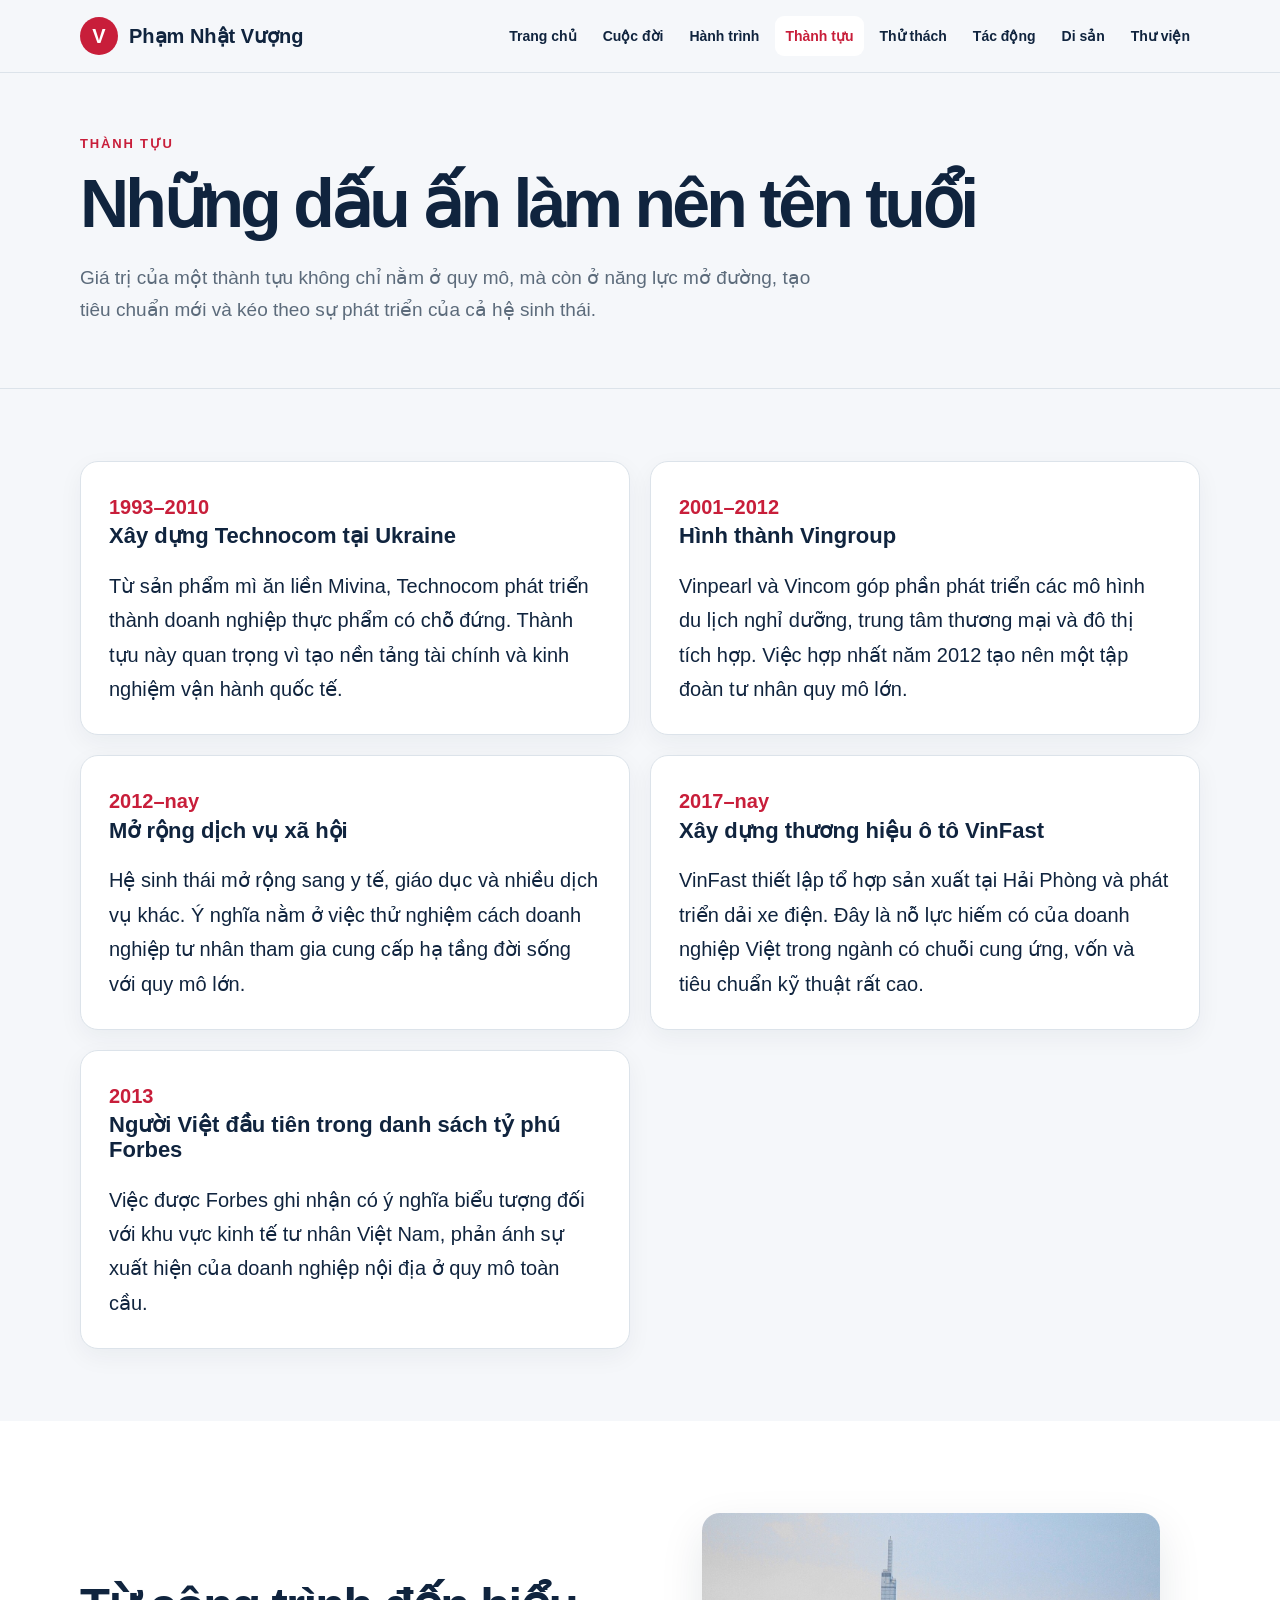
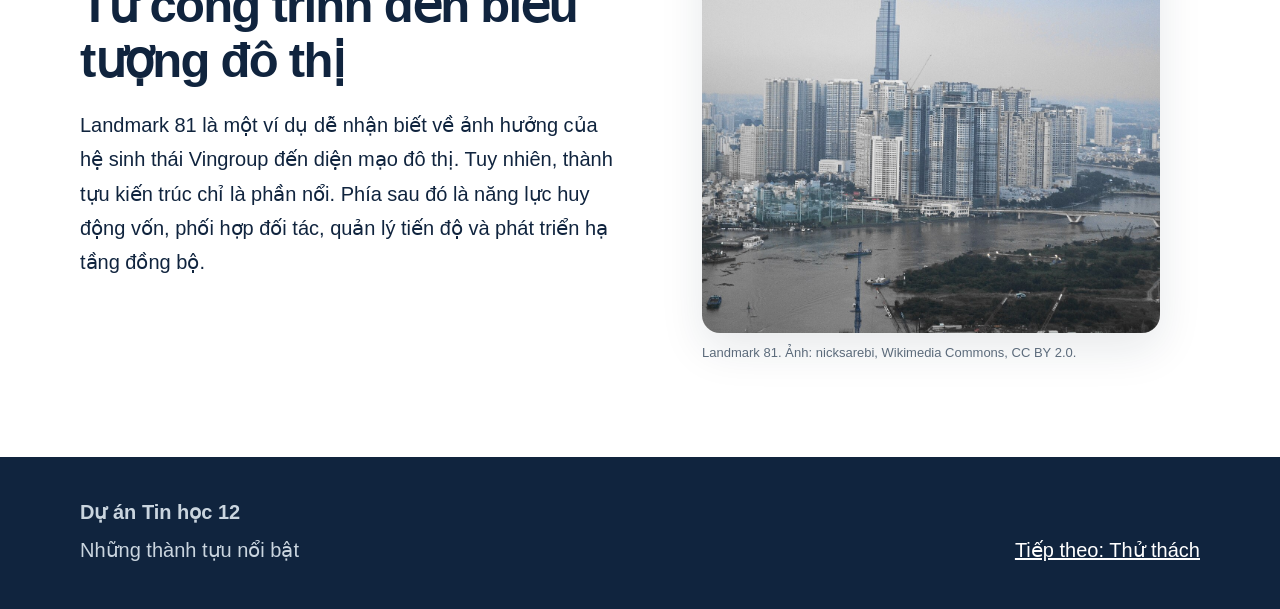
<file: thanhtuu.html>
<!doctype html>
<html lang="vi">

<head>
    <meta charset="utf-8">
    <meta name="viewport" content="width=device-width,initial-scale=1">
    <title>Thành tựu nổi bật | Phạm Nhật Vượng</title>
    <link rel="stylesheet" href="style.css">
</head>

<body>
    <header class="site-header">
        <nav class="container nav-wrap"><a class="brand" href="index.html"><span class="brand-mark">V</span><span>Phạm
                    Nhật Vượng</span></a>
            <ul class="nav-links">
                <li><a href="index.html">Trang chủ</a></li>
                <li><a href="cuocdoi.html">Cuộc đời</a></li>
                <li><a href="hanhtrinh.html">Hành trình</a></li>
                <li><a aria-current="page" href="thanhtuu.html">Thành tựu</a></li>
                <li><a href="thuthach.html">Thử thách</a></li>
                <li><a href="tacdong.html">Tác động</a></li>
                <li><a href="disan_baihoc.html">Di sản</a></li>
                <li><a href="thuvien_nguon.html">Thư viện</a></li>
            </ul>
        </nav>
    </header>
    <main>
        <div class="page-hero">
            <div class="container">
                <p class="eyebrow">Thành tựu</p>
                <h1>Những dấu ấn làm nên tên tuổi</h1>
                <p class="lead">Giá trị của một thành tựu không chỉ nằm ở quy mô, mà còn ở năng lực mở đường, tạo tiêu
                    chuẩn mới và kéo theo sự phát triển của cả hệ sinh thái.</p>
            </div>
        </div>
        <section>
            <div class="container cards">
                <article class="card"><span class="year">1993–2010</span>
                    <h3>Xây dựng Technocom tại Ukraine</h3>
                    <p>Từ sản phẩm mì ăn liền Mivina, Technocom phát triển thành doanh nghiệp thực phẩm có chỗ đứng.
                        Thành tựu này quan trọng vì tạo nền tảng tài chính và kinh nghiệm vận hành quốc tế.</p>
                </article>
                <article class="card"><span class="year">2001–2012</span>
                    <h3>Hình thành Vingroup</h3>
                    <p>Vinpearl và Vincom góp phần phát triển các mô hình du lịch nghỉ dưỡng, trung tâm thương mại và đô
                        thị tích hợp. Việc hợp nhất năm 2012 tạo nên một tập đoàn tư nhân quy mô lớn.</p>
                </article>
                <article class="card"><span class="year">2012–nay</span>
                    <h3>Mở rộng dịch vụ xã hội</h3>
                    <p>Hệ sinh thái mở rộng sang y tế, giáo dục và nhiều dịch vụ khác. Ý nghĩa nằm ở việc thử nghiệm
                        cách doanh nghiệp tư nhân tham gia cung cấp hạ tầng đời sống với quy mô lớn.</p>
                </article>
                <article class="card"><span class="year">2017–nay</span>
                    <h3>Xây dựng thương hiệu ô tô VinFast</h3>
                    <p>VinFast thiết lập tổ hợp sản xuất tại Hải Phòng và phát triển dải xe điện. Đây là nỗ lực hiếm có
                        của doanh nghiệp Việt trong ngành có chuỗi cung ứng, vốn và tiêu chuẩn kỹ thuật rất cao.</p>
                </article>
                <article class="card"><span class="year">2013</span>
                    <h3>Người Việt đầu tiên trong danh sách tỷ phú Forbes</h3>
                    <p>Việc được Forbes ghi nhận có ý nghĩa biểu tượng đối với khu vực kinh tế tư nhân Việt Nam, phản
                        ánh sự xuất hiện của doanh nghiệp nội địa ở quy mô toàn cầu.</p>
                </article>
            </div>
        </section>
        <section class="white-section">
            <div class="container split">
                <div>
                    <h2>Từ công trình đến biểu tượng đô thị</h2>
                    <p>Landmark 81 là một ví dụ dễ nhận biết về ảnh hưởng của hệ sinh thái Vingroup đến diện mạo đô thị.
                        Tuy nhiên, thành tựu kiến trúc chỉ là phần nổi. Phía sau đó là năng lực huy động vốn, phối hợp
                        đối tác, quản lý tiến độ và phát triển hạ tầng đồng bộ.</p>
                </div>
                <figure><img src="./images/landmark81.jpg" alt="Tòa nhà Landmark 81 tại Thành phố Hồ Chí Minh">
                    <figcaption class="caption">Landmark 81. Ảnh: nicksarebi, Wikimedia Commons, CC BY 2.0.</figcaption>
                </figure>
            </div>
        </section>
    </main>
    <footer class="site-footer">
        <div class="container footer-grid">
            <div><strong>Dự án Tin học 12</strong>
                <p>Những thành tựu nổi bật</p>
            </div>
            <p><a href="thuthach.html">Tiếp theo: Thử thách</a></p>
        </div>
    </footer>
</body>

</html>
</file>
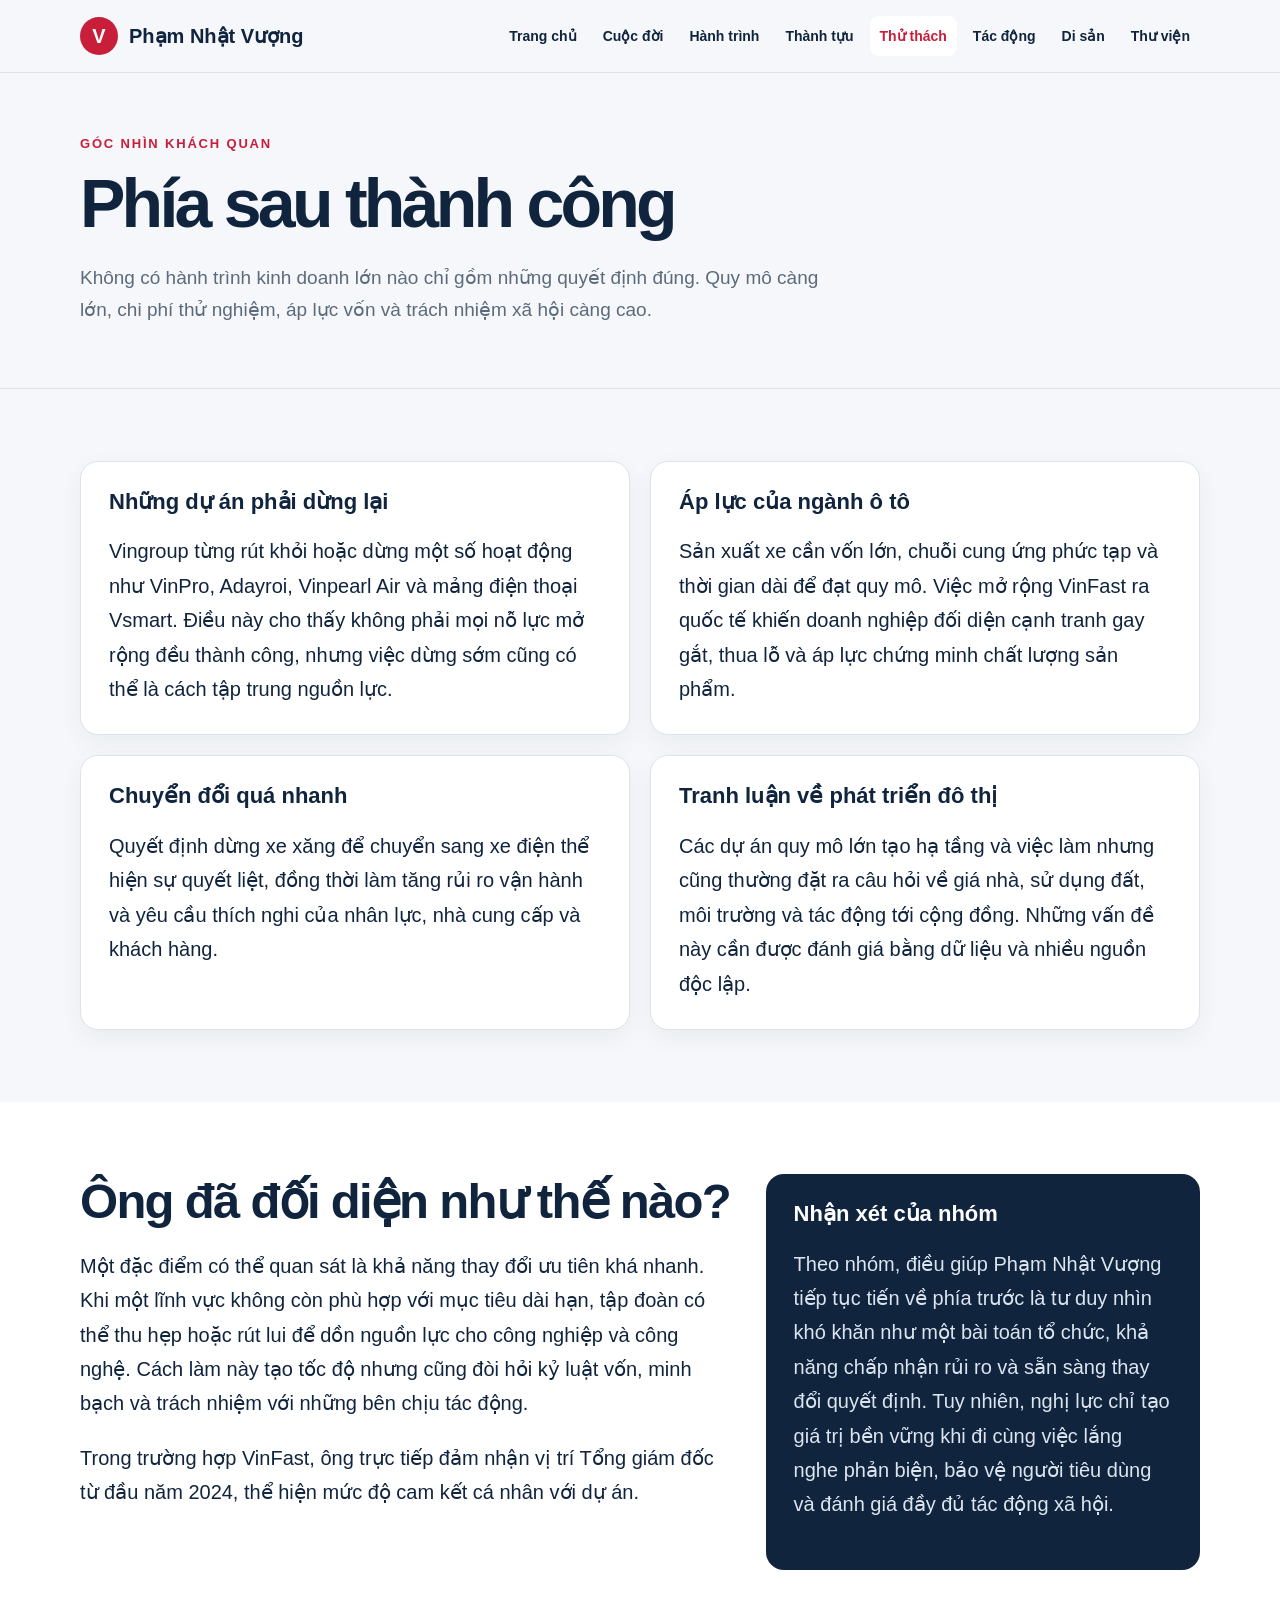
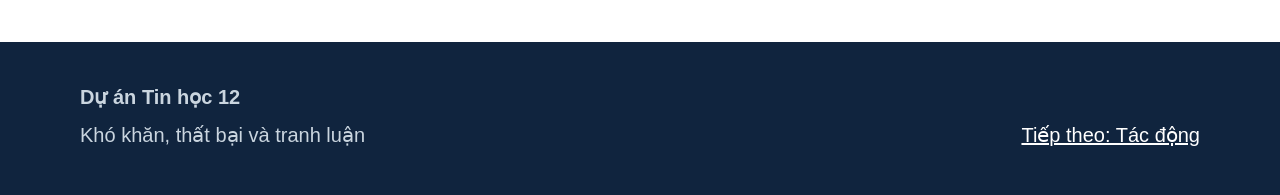
<file: thuthach.html>
<!doctype html>
<html lang="vi">

<head>
    <meta charset="utf-8">
    <meta name="viewport" content="width=device-width,initial-scale=1">
    <title>Khó khăn và tranh luận | Phạm Nhật Vượng</title>
    <link rel="stylesheet" href="style.css">
</head>

<body>
    <header class="site-header">
        <nav class="container nav-wrap"><a class="brand" href="index.html"><span class="brand-mark">V</span><span>Phạm
                    Nhật Vượng</span></a>
            <ul class="nav-links">
                <li><a href="index.html">Trang chủ</a></li>
                <li><a href="cuocdoi.html">Cuộc đời</a></li>
                <li><a href="hanhtrinh.html">Hành trình</a></li>
                <li><a href="thanhtuu.html">Thành tựu</a></li>
                <li><a aria-current="page" href="thuthach.html">Thử thách</a></li>
                <li><a href="tacdong.html">Tác động</a></li>
                <li><a href="disan_baihoc.html">Di sản</a></li>
                <li><a href="thuvien_nguon.html">Thư viện</a></li>
            </ul>
        </nav>
    </header>
    <main>
        <div class="page-hero">
            <div class="container">
                <p class="eyebrow">Góc nhìn khách quan</p>
                <h1>Phía sau thành công</h1>
                <p class="lead">Không có hành trình kinh doanh lớn nào chỉ gồm những quyết định đúng. Quy mô càng lớn,
                    chi phí thử nghiệm, áp lực vốn và trách nhiệm xã hội càng cao.</p>
            </div>
        </div>
        <section>
            <div class="container cards">
                <article class="card">
                    <h3>Những dự án phải dừng lại</h3>
                    <p>Vingroup từng rút khỏi hoặc dừng một số hoạt động như VinPro, Adayroi, Vinpearl Air và mảng điện
                        thoại Vsmart. Điều này cho thấy không phải mọi nỗ lực mở rộng đều thành công, nhưng việc dừng
                        sớm cũng có thể là cách tập trung nguồn lực.</p>
                </article>
                <article class="card">
                    <h3>Áp lực của ngành ô tô</h3>
                    <p>Sản xuất xe cần vốn lớn, chuỗi cung ứng phức tạp và thời gian dài để đạt quy mô. Việc mở rộng
                        VinFast ra quốc tế khiến doanh nghiệp đối diện cạnh tranh gay gắt, thua lỗ và áp lực chứng minh
                        chất lượng sản phẩm.</p>
                </article>
                <article class="card">
                    <h3>Chuyển đổi quá nhanh</h3>
                    <p>Quyết định dừng xe xăng để chuyển sang xe điện thể hiện sự quyết liệt, đồng thời làm tăng rủi ro
                        vận hành và yêu cầu thích nghi của nhân lực, nhà cung cấp và khách hàng.</p>
                </article>
                <article class="card">
                    <h3>Tranh luận về phát triển đô thị</h3>
                    <p>Các dự án quy mô lớn tạo hạ tầng và việc làm nhưng cũng thường đặt ra câu hỏi về giá nhà, sử dụng
                        đất, môi trường và tác động tới cộng đồng. Những vấn đề này cần được đánh giá bằng dữ liệu và
                        nhiều nguồn độc lập.</p>
                </article>
            </div>
        </section>
        <section class="white-section">
            <div class="container impact-grid">
                <div>
                    <h2>Ông đã đối diện như thế nào?</h2>
                    <p>Một đặc điểm có thể quan sát là khả năng thay đổi ưu tiên khá nhanh. Khi một lĩnh vực không còn
                        phù hợp với mục tiêu dài hạn, tập đoàn có thể thu hẹp hoặc rút lui để dồn nguồn lực cho công
                        nghiệp và công nghệ. Cách làm này tạo tốc độ nhưng cũng đòi hỏi kỷ luật vốn, minh bạch và trách
                        nhiệm với những bên chịu tác động.</p>
                    <p>Trong trường hợp VinFast, ông trực tiếp đảm nhận vị trí Tổng giám đốc từ đầu năm 2024, thể hiện
                        mức độ cam kết cá nhân với dự án.</p>
                </div>
                <aside class="highlight">
                    <h3>Nhận xét của nhóm</h3>
                    <p>Theo nhóm, điều giúp Phạm Nhật Vượng tiếp tục tiến về phía trước là tư duy nhìn khó khăn như một
                        bài toán tổ chức, khả năng chấp nhận rủi ro và sẵn sàng thay đổi quyết định. Tuy nhiên, nghị lực
                        chỉ tạo giá trị bền vững khi đi cùng việc lắng nghe phản biện, bảo vệ người tiêu dùng và đánh
                        giá đầy đủ tác động xã hội.</p>
                </aside>
            </div>
        </section>
    </main>
    <footer class="site-footer">
        <div class="container footer-grid">
            <div><strong>Dự án Tin học 12</strong>
                <p>Khó khăn, thất bại và tranh luận</p>
            </div>
            <p><a href="tacdong.html">Tiếp theo: Tác động</a></p>
        </div>
    </footer>
</body>

</html>
</file>
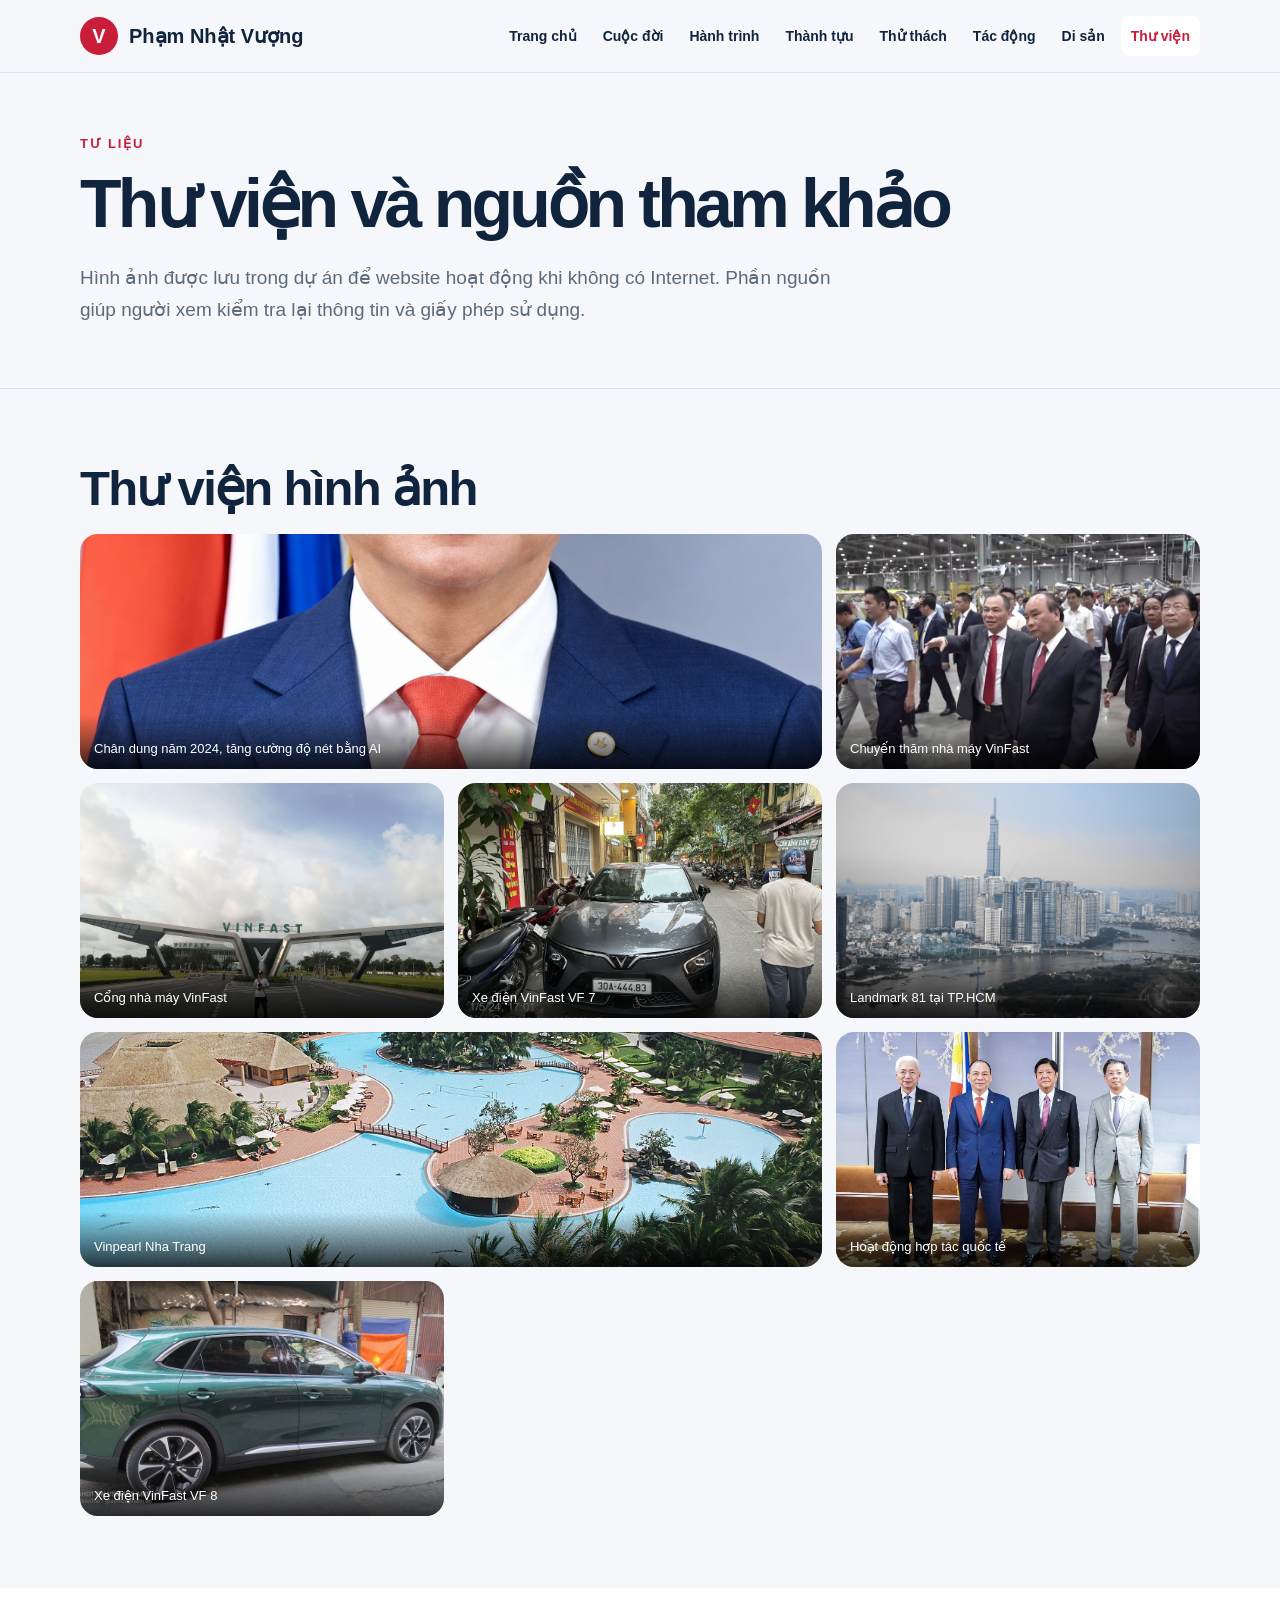
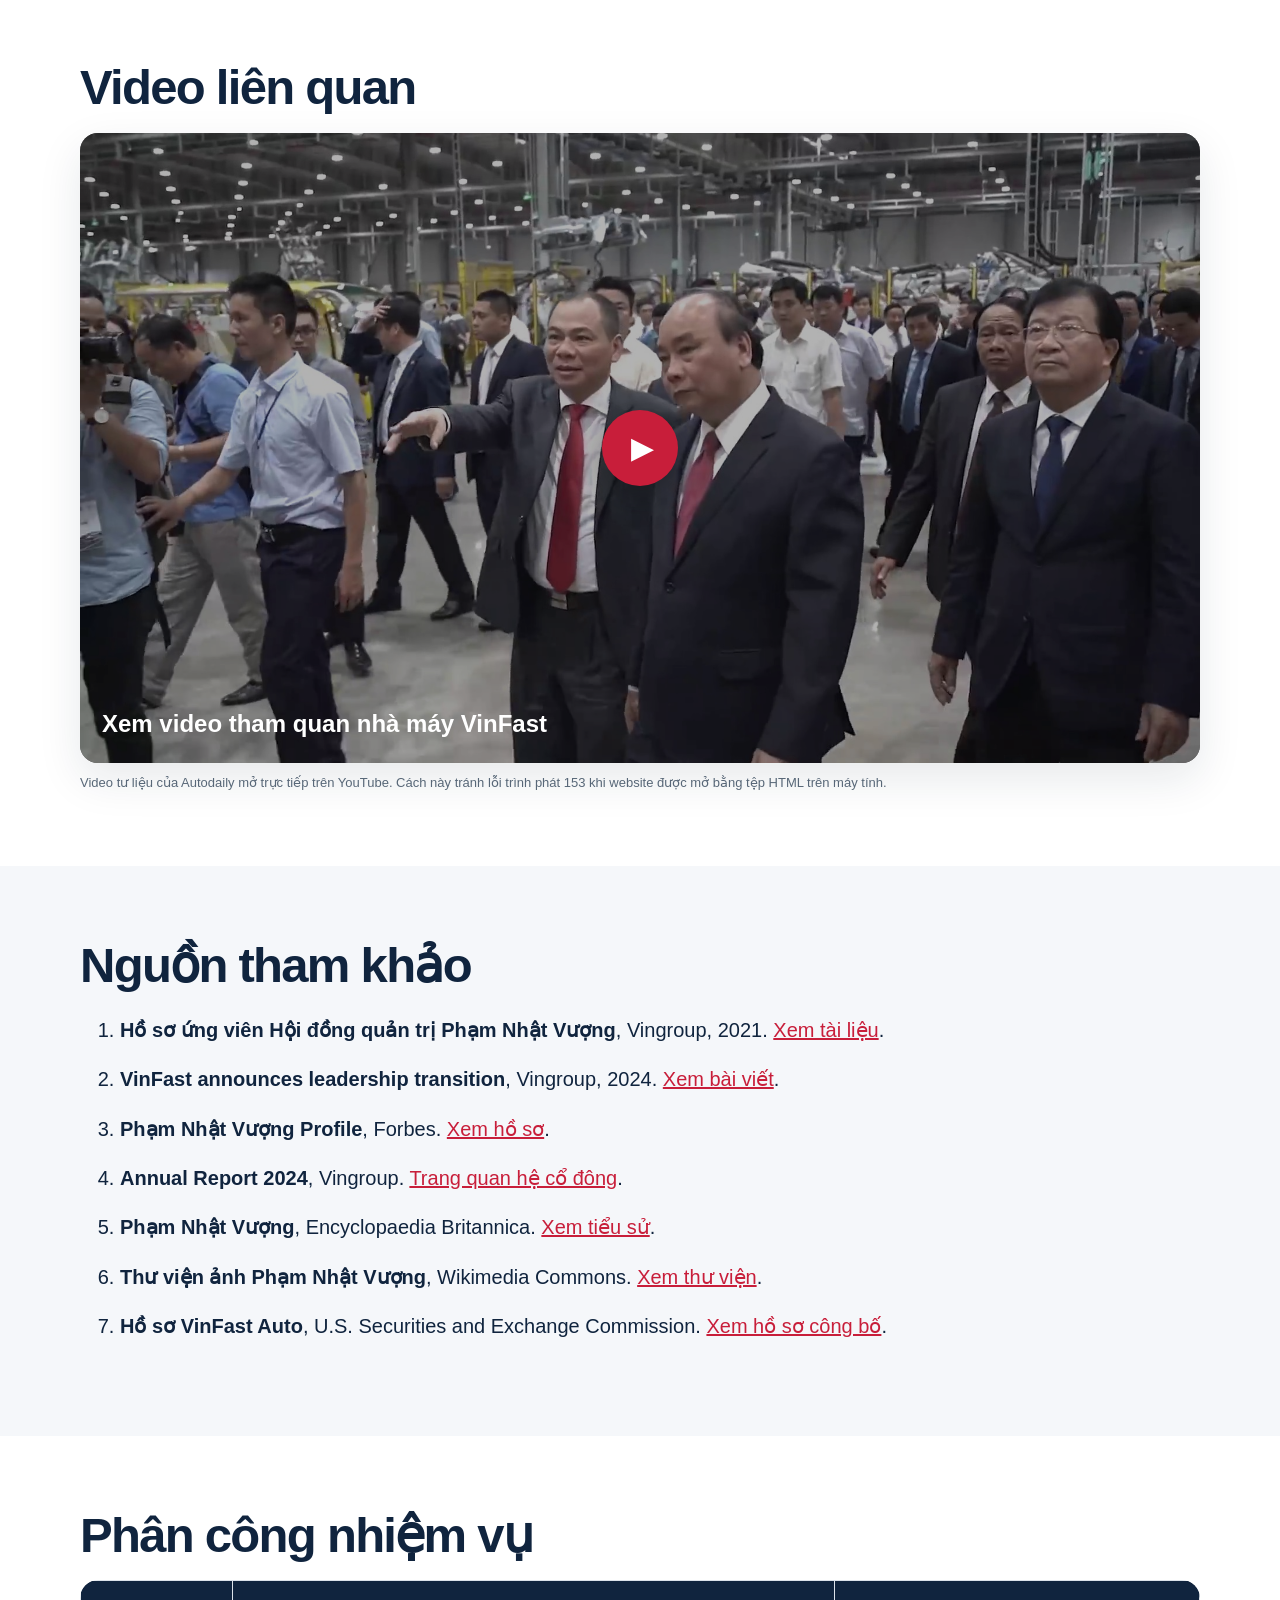
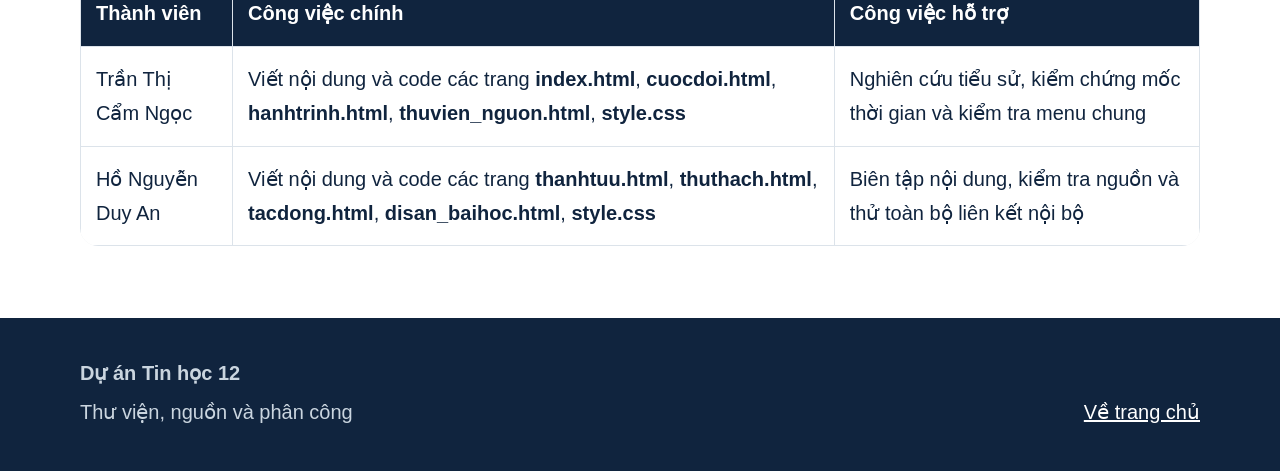
<file: thuvien_nguon.html>
<!doctype html>
<html lang="vi">

<head>
    <meta charset="utf-8">
    <meta name="viewport" content="width=device-width,initial-scale=1">
    <title>Thư viện và nguồn | Phạm Nhật Vượng</title>
    <link rel="stylesheet" href="style.css">
</head>

<body>
    <header class="site-header">
        <nav class="container nav-wrap"><a class="brand" href="index.html"><span class="brand-mark">V</span><span>Phạm
                    Nhật Vượng</span></a>
            <ul class="nav-links">
                <li><a href="index.html">Trang chủ</a></li>
                <li><a href="cuocdoi.html">Cuộc đời</a></li>
                <li><a href="hanhtrinh.html">Hành trình</a></li>
                <li><a href="thanhtuu.html">Thành tựu</a></li>
                <li><a href="thuthach.html">Thử thách</a></li>
                <li><a href="tacdong.html">Tác động</a></li>
                <li><a href="disan_baihoc.html">Di sản</a></li>
                <li><a aria-current="page" href="thuvien_nguon.html">Thư viện</a></li>
            </ul>
        </nav>
    </header>
    <main>
        <div class="page-hero">
            <div class="container">
                <p class="eyebrow">Tư liệu</p>
                <h1>Thư viện và nguồn tham khảo</h1>
                <p class="lead">Hình ảnh được lưu trong dự án để website hoạt động khi không có Internet. Phần nguồn
                    giúp người xem kiểm tra lại thông tin và giấy phép sử dụng.</p>
            </div>
        </div>
        <section>
            <div class="container">
                <h2>Thư viện hình ảnh</h2>
                <div class="gallery">
                    <figure><img src="./images/pham-nhat-vuong-hd.png" alt="Chân dung Phạm Nhật Vượng">
                        <figcaption>Chân dung năm 2024, tăng cường độ nét bằng AI</figcaption>
                    </figure>
                    <figure><img src="./images/nha-may-vinfast.jpg" alt="Chuyến thăm nhà máy VinFast">
                        <figcaption>Chuyến thăm nhà máy VinFast</figcaption>
                    </figure>
                    <figure><img src="./images/cong-nha-may.jpg" alt="Cổng nhà máy VinFast Hải Phòng">
                        <figcaption>Cổng nhà máy VinFast</figcaption>
                    </figure>
                    <figure><img src="./images/vinfast-vf7.jpg" alt="Xe điện VinFast VF 7">
                        <figcaption>Xe điện VinFast VF 7</figcaption>
                    </figure>
                    <figure><img src="./images/landmark81.jpg" alt="Tòa nhà Landmark 81">
                        <figcaption>Landmark 81 tại TP.HCM</figcaption>
                    </figure>
                    <figure><img src="./images/vinpearl.jpg" alt="Khu nghỉ dưỡng Vinpearl Nha Trang">
                        <figcaption>Vinpearl Nha Trang</figcaption>
                    </figure>
                    <figure><img src="./images/hop-tac-quoc-te.jpg" alt="Cuộc họp hợp tác quốc tế">
                        <figcaption>Hoạt động hợp tác quốc tế</figcaption>
                    </figure>
                    <figure><img src="./images/vinfast-vf8.jpg" alt="Xe điện VinFast VF 8">
                        <figcaption>Xe điện VinFast VF 8</figcaption>
                    </figure>
                </div>
            </div>
        </section>
        <section class="white-section">
            <div class="container">
                <h2>Video liên quan</h2>
                <a class="video-link" href="https://www.youtube.com/watch?v=2wyIR0dmOUY" target="_blank"
                    rel="noopener" aria-label="Mở video tham quan nhà máy VinFast trên YouTube">
                    <img src="./images/nha-may-vinfast.jpg"
                        alt="Phạm Nhật Vượng trong chuyến tham quan nhà máy VinFast">
                    <span class="play-button" aria-hidden="true">▶</span>
                    <span class="video-title">Xem video tham quan nhà máy VinFast</span>
                </a>
                <p class="caption">Video tư liệu của Autodaily mở trực tiếp trên YouTube. Cách này tránh lỗi trình
                    phát 153 khi website được mở bằng tệp HTML trên máy tính.</p>
            </div>
        </section>
        <section>
            <div class="container">
                <h2>Nguồn tham khảo</h2>
                <ol class="sources">
                    <li><strong>Hồ sơ ứng viên Hội đồng quản trị Phạm Nhật Vượng</strong>, Vingroup, 2021. <a
                            href="https://ircdn.vingroup.net/storage/Uploads/0_Quan%20he%20co%20dong/0_Vingroup_2021/DHDCD/EN/Thong%20tin%20ung%20vien%20HDQT%20nhiem%20ky%202021%20-%202026%20-%20E.pdf"
                            target="_blank" rel="noopener">Xem tài liệu</a>.</li>
                    <li><strong>VinFast announces leadership transition</strong>, Vingroup, 2024. <a
                            href="https://www.vingroup.net/en/news/detail/2969/vinfast-announces-leadership-transition"
                            target="_blank" rel="noopener">Xem bài viết</a>.</li>
                    <li><strong>Phạm Nhật Vượng Profile</strong>, Forbes. <a
                            href="https://www.forbes.com/profile/pham-nhat-vuong/" target="_blank" rel="noopener">Xem hồ
                            sơ</a>.</li>
                    <li><strong>Annual Report 2024</strong>, Vingroup. <a
                            href="https://www.vingroup.net/en/investor-relations" target="_blank" rel="noopener">Trang
                            quan hệ cổ đông</a>.</li>
                    <li><strong>Phạm Nhật Vượng</strong>, Encyclopaedia Britannica. <a
                            href="https://www.britannica.com/biography/Pham-Nhat-Vuong" target="_blank"
                            rel="noopener">Xem tiểu sử</a>.</li>
                    <li><strong>Thư viện ảnh Phạm Nhật Vượng</strong>, Wikimedia Commons. <a
                            href="https://commons.wikimedia.org/wiki/Category:Ph%E1%BA%A1m_Nh%E1%BA%ADt_V%C6%B0%E1%BB%A3ng"
                            target="_blank" rel="noopener">Xem thư viện</a>.</li>
                    <li><strong>Hồ sơ VinFast Auto</strong>, U.S. Securities and Exchange Commission. <a
                            href="https://www.sec.gov/edgar/browse/?CIK=1913510" target="_blank" rel="noopener">Xem hồ
                            sơ công bố</a>.</li>
                </ol>
            </div>
        </section>
        <section class="white-section">
            <div class="container">
                <h2>Phân công nhiệm vụ</h2>
                <div class="table-responsive">
                    <table>
                        <thead>
                            <tr>
                                <th>Thành viên</th>
                                <th>Công việc chính</th>
                                <th>Công việc hỗ trợ</th>
                            </tr>
                        </thead>
                        <tbody>
                            <tr>
                                <td>Trần Thị Cẩm Ngọc</td>
                                <td>Viết nội dung và code các trang <strong>index.html</strong>,
                                    <strong>cuocdoi.html</strong>, <strong>hanhtrinh.html</strong>,
                                    <strong>thuvien_nguon.html</strong>, <strong>style.css</strong>
                                </td>
                                <td>Nghiên cứu tiểu sử, kiểm chứng mốc thời gian và kiểm tra menu chung</td>
                            </tr>
                            <tr>
                                <td>Hồ Nguyễn Duy An</td>
                                <td>Viết nội dung và code các trang <strong>thanhtuu.html</strong>,
                                    <strong>thuthach.html</strong>, <strong>tacdong.html</strong>,
                                    <strong>disan_baihoc.html</strong>, <strong>style.css</strong>
                                </td>
                                <td>Biên tập nội dung, kiểm tra nguồn và thử toàn bộ liên kết nội bộ</td>
                            </tr>
                        </tbody>
                    </table>
                </div>
            </div>
        </section>
    </main>
    <footer class="site-footer">
        <div class="container footer-grid">
            <div><strong>Dự án Tin học 12</strong>
                <p>Thư viện, nguồn và phân công</p>
            </div>
            <p><a href="index.html">Về trang chủ</a></p>
        </div>
    </footer>
</body>

</html>
</file>
<file: style.css>
:root {
  --ink: #10243e;
  --muted: #5c6b7b;
  --paper: #f5f7fa;
  --white: #ffffff;
  --accent: #c81e3a;
  --line: #dce3ea;
  --radius: 18px;
  --shadow: 0 16px 44px rgba(16, 36, 62, 0.1);
}

* { box-sizing: border-box; }
html { scroll-behavior: smooth; }
body {
  margin: 0;
  color: var(--ink);
  background: var(--paper);
  font-family: Arial, Helvetica, sans-serif;
  font-size: 20px;
  line-height: 1.72;
}
img { display: block; width: 100%; }
a { color: inherit; }
.container { width: min(1120px, calc(100% - 40px)); margin: auto; }
.site-header {
  position: sticky; top: 0; z-index: 20;
  background: rgba(245,247,250,.96);
  border-bottom: 1px solid var(--line);
  backdrop-filter: blur(12px);
}
.nav-wrap { min-height: 72px; display: flex; align-items: center; justify-content: space-between; gap: 20px; }
.brand { display: flex; align-items: center; gap: 11px; text-decoration: none; font-weight: 800; }
.brand-mark { display: grid; place-items: center; width: 38px; height: 38px; border-radius: 50%; background: var(--accent); color: white; }
.nav-links { display: flex; gap: 6px; list-style: none; margin: 0; padding: 0; }
.nav-links a { display: block; padding: 8px 10px; border-radius: 9px; text-decoration: none; font-size: 14px; font-weight: 700; }
.nav-links a:hover, .nav-links a[aria-current="page"] { color: var(--accent); background: #fff; }

.hero { padding: 64px 0 72px; }
.hero-grid { display: grid; grid-template-columns: 1.08fr .92fr; gap: 56px; align-items: center; }
.eyebrow { margin: 0 0 10px; color: var(--accent); font-size: 13px; font-weight: 800; letter-spacing: .14em; text-transform: uppercase; }
h1, h2, h3 { line-height: 1.12; margin-top: 0; }
h1 { margin-bottom: 20px; font-size: clamp(43px, 7vw, 82px); letter-spacing: -.055em; }
h2 { margin-bottom: 18px; font-size: clamp(30px, 4vw, 49px); letter-spacing: -.035em; }
h3 { margin-bottom: 8px; font-size: 22px; }
.lead { max-width: 63ch; color: var(--muted); font-size: 19px; }
.hero-portrait { position: relative; }
.hero-portrait img { height: 610px; object-fit: cover; object-position: top center; border-radius: var(--radius); box-shadow: var(--shadow); }
.caption { margin: 9px 0 0; color: var(--muted); font-size: 13px; }
.quick-facts { display: grid; grid-template-columns: repeat(3, 1fr); gap: 12px; margin-top: 26px; }
.fact { padding: 16px; border-left: 3px solid var(--accent); background: white; }
.fact strong { display: block; font-size: 20px; }
.fact span { color: var(--muted); font-size: 13px; }
.button { display: inline-block; margin-top: 18px; padding: 12px 18px; border-radius: 10px; background: var(--accent); color: white; text-decoration: none; font-weight: 800; }
.button:hover { transform: translateY(-2px); box-shadow: 0 9px 22px rgba(200,30,58,.22); }

.page-hero { padding: 60px 0 42px; border-bottom: 1px solid var(--line); }
.page-hero h1 { max-width: 900px; font-size: clamp(39px, 6vw, 68px); }
.page-hero .lead { max-width: 760px; }
main section { padding: 72px 0; }
.white-section { background: var(--white); }
.split { display: grid; grid-template-columns: 1fr 1fr; gap: 44px; align-items: center; }
.split img { height: 420px; object-fit: cover; border-radius: var(--radius); box-shadow: var(--shadow); }
.quote { margin: 0; padding: 30px; border-left: 5px solid var(--accent); background: white; font-size: clamp(23px, 3vw, 34px); font-weight: 700; line-height: 1.35; }
.quote cite { display: block; margin-top: 12px; color: var(--muted); font-size: 14px; font-style: normal; font-weight: normal; }
.cards { display: grid; grid-template-columns: repeat(2, 1fr); gap: 20px; }
.card { padding: 28px; border: 1px solid var(--line); border-radius: var(--radius); background: white; box-shadow: 0 8px 24px rgba(16,36,62,.05); }
.card:hover { transform: translateY(-4px); box-shadow: var(--shadow); }
.card .year { color: var(--accent); font-weight: 800; }
.card p:last-child { margin-bottom: 0; }
.list-clean { padding-left: 22px; }
.list-clean li { margin: 8px 0; }
.highlight { padding: 28px; border-radius: var(--radius); background: var(--ink); color: white; }
.highlight h2, .highlight h3 { color: white; }
.highlight p { color: #dce5ef; }

.timeline { position: relative; max-width: 930px; margin: 38px auto 0; }
.timeline::before { content: ""; position: absolute; left: 128px; top: 4px; bottom: 4px; width: 2px; background: var(--line); }
.timeline-item { display: grid; grid-template-columns: 100px 1fr; gap: 48px; position: relative; padding-bottom: 42px; }
.timeline-year { color: var(--accent); font-size: 22px; font-weight: 900; text-align: right; }
.timeline-body { padding: 22px 26px; border-radius: var(--radius); background: white; box-shadow: 0 8px 22px rgba(16,36,62,.06); }
.timeline-body::before { content: ""; position: absolute; left: 121px; top: 31px; width: 16px; height: 16px; border: 4px solid var(--paper); border-radius: 50%; background: var(--accent); }
.turning { border: 2px solid var(--accent); }

.impact-grid { display: grid; grid-template-columns: 1.2fr .8fr; gap: 34px; align-items: start; }
.number-list { display: grid; gap: 12px; counter-reset: item; }
.number-item { display: grid; grid-template-columns: 50px 1fr; gap: 15px; padding: 18px 0; border-bottom: 1px solid var(--line); }
.number-item::before { counter-increment: item; content: "0" counter(item); color: var(--accent); font-weight: 900; }

.gallery { display: grid; grid-template-columns: repeat(12, 1fr); grid-auto-rows: 235px; gap: 14px; }
.gallery figure { grid-column: span 4; margin: 0; overflow: hidden; border-radius: var(--radius); background: #dde3ea; }
.gallery figure:nth-child(1), .gallery figure:nth-child(6) { grid-column: span 8; }
.gallery img { height: 100%; object-fit: cover; transition: transform .45s ease; }
.gallery figure:hover img { transform: scale(1.045); }
.gallery figcaption { position: relative; margin-top: -55px; padding: 24px 14px 10px; color: white; background: linear-gradient(transparent, rgba(0,0,0,.78)); font-size: 13px; }
.video { overflow: hidden; aspect-ratio: 16/9; border-radius: var(--radius); box-shadow: var(--shadow); background: #111; }
.video iframe { width: 100%; height: 100%; border: 0; }
.video-link { position: relative; display: block; overflow: hidden; aspect-ratio: 16/9; border-radius: var(--radius); color: white; background: #111; box-shadow: var(--shadow); text-decoration: none; }
.video-link img { width: 100%; height: 100%; object-fit: cover; opacity: .68; transition: transform .35s ease, opacity .35s ease; }
.video-link:hover img { transform: scale(1.025); opacity: .55; }
.play-button { position: absolute; inset: 50% auto auto 50%; display: grid; place-items: center; width: 76px; height: 76px; padding-left: 5px; border-radius: 50%; background: var(--accent); box-shadow: 0 12px 30px rgba(0,0,0,.28); transform: translate(-50%, -50%); font-size: 30px; }
.video-title { position: absolute; left: 22px; right: 22px; bottom: 18px; font-size: clamp(17px, 2.2vw, 24px); font-weight: 800; }
.sources li { margin-bottom: 15px; }
.sources a { color: var(--accent); word-break: break-word; }
table { width: 100%; border-collapse: collapse; overflow: hidden; border-radius: var(--radius); background: white; box-shadow: var(--shadow); }
.table-responsive { width: 100%; overflow-x: auto; border-radius: var(--radius); }
th, td { padding: 15px; border: 1px solid var(--line); text-align: left; vertical-align: top; }
th { color: white; background: var(--ink); }

.site-footer { padding: 38px 0; color: #cad5df; background: var(--ink); }
.footer-grid { display: flex; justify-content: space-between; gap: 30px; align-items: flex-end; }
.site-footer p { margin: 4px 0; }
.site-footer a { color: white; }

@media (prefers-reduced-motion: no-preference) {
  .card, .button { transition: transform .25s ease, box-shadow .25s ease; }
  .page-hero h1, .hero h1 { animation: rise .7s ease both; }
  @keyframes rise { from { opacity: 0; transform: translateY(18px); } }
}
@media (max-width: 900px) {
  .nav-wrap { align-items: flex-start; flex-direction: column; padding-top: 14px; padding-bottom: 14px; }
  .nav-links { width: 100%; flex-wrap: wrap; }
  .hero-grid, .split, .impact-grid { grid-template-columns: 1fr; }
  .hero-portrait img { height: 480px; }
}
@media (max-width: 680px) {
  body { font-size: 16px; }
  .container { width: min(100% - 28px, 1120px); }
  .hero { padding-top: 38px; }
  .hero-grid { gap: 32px; }
  .quick-facts, .cards { grid-template-columns: 1fr; }
  .timeline::before { left: 9px; }
  .timeline-item { grid-template-columns: 1fr; gap: 8px; padding-left: 28px; }
  .timeline-year { text-align: left; }
  .timeline-body::before { left: 2px; top: 9px; }
  .gallery { grid-auto-rows: 210px; }
  .gallery figure, .gallery figure:nth-child(1), .gallery figure:nth-child(6) { grid-column: span 12; }
  .footer-grid { display: block; }
  th, td { padding: 10px; font-size: 14px; }
}
</file>
